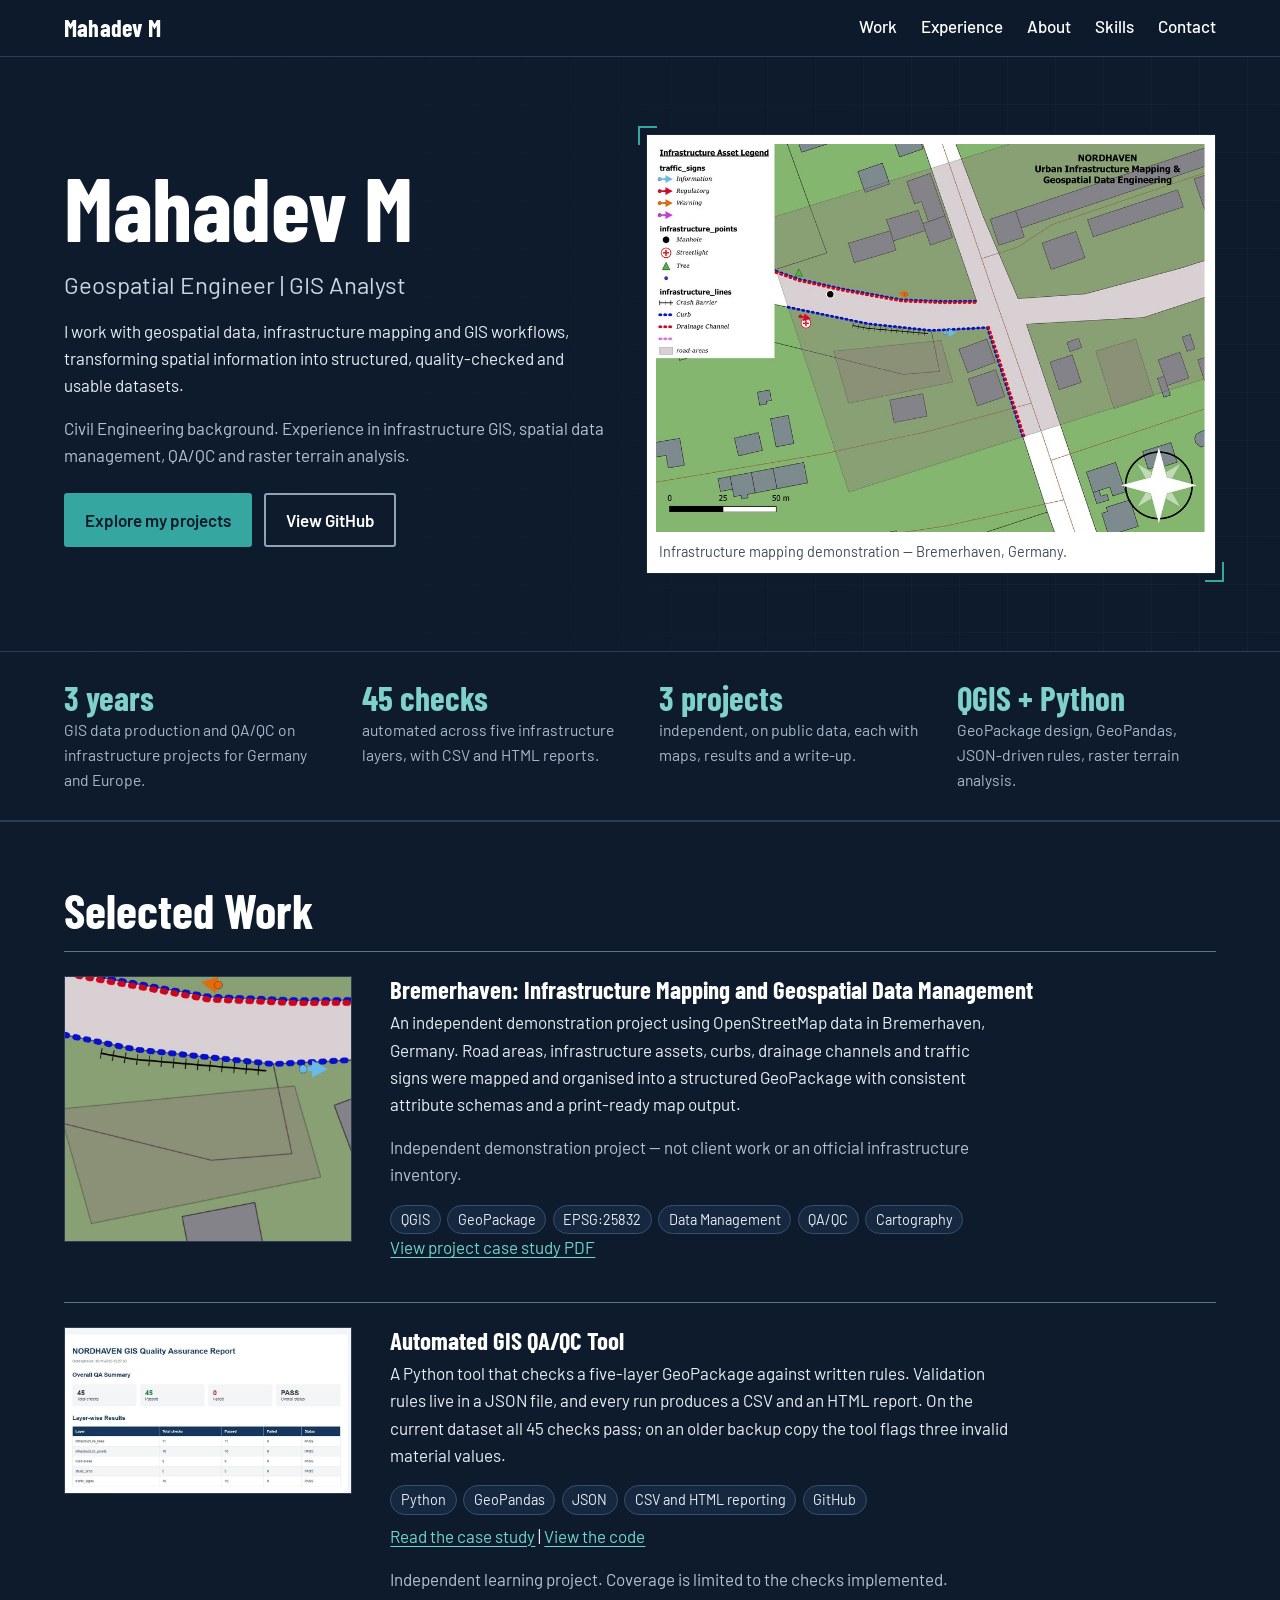
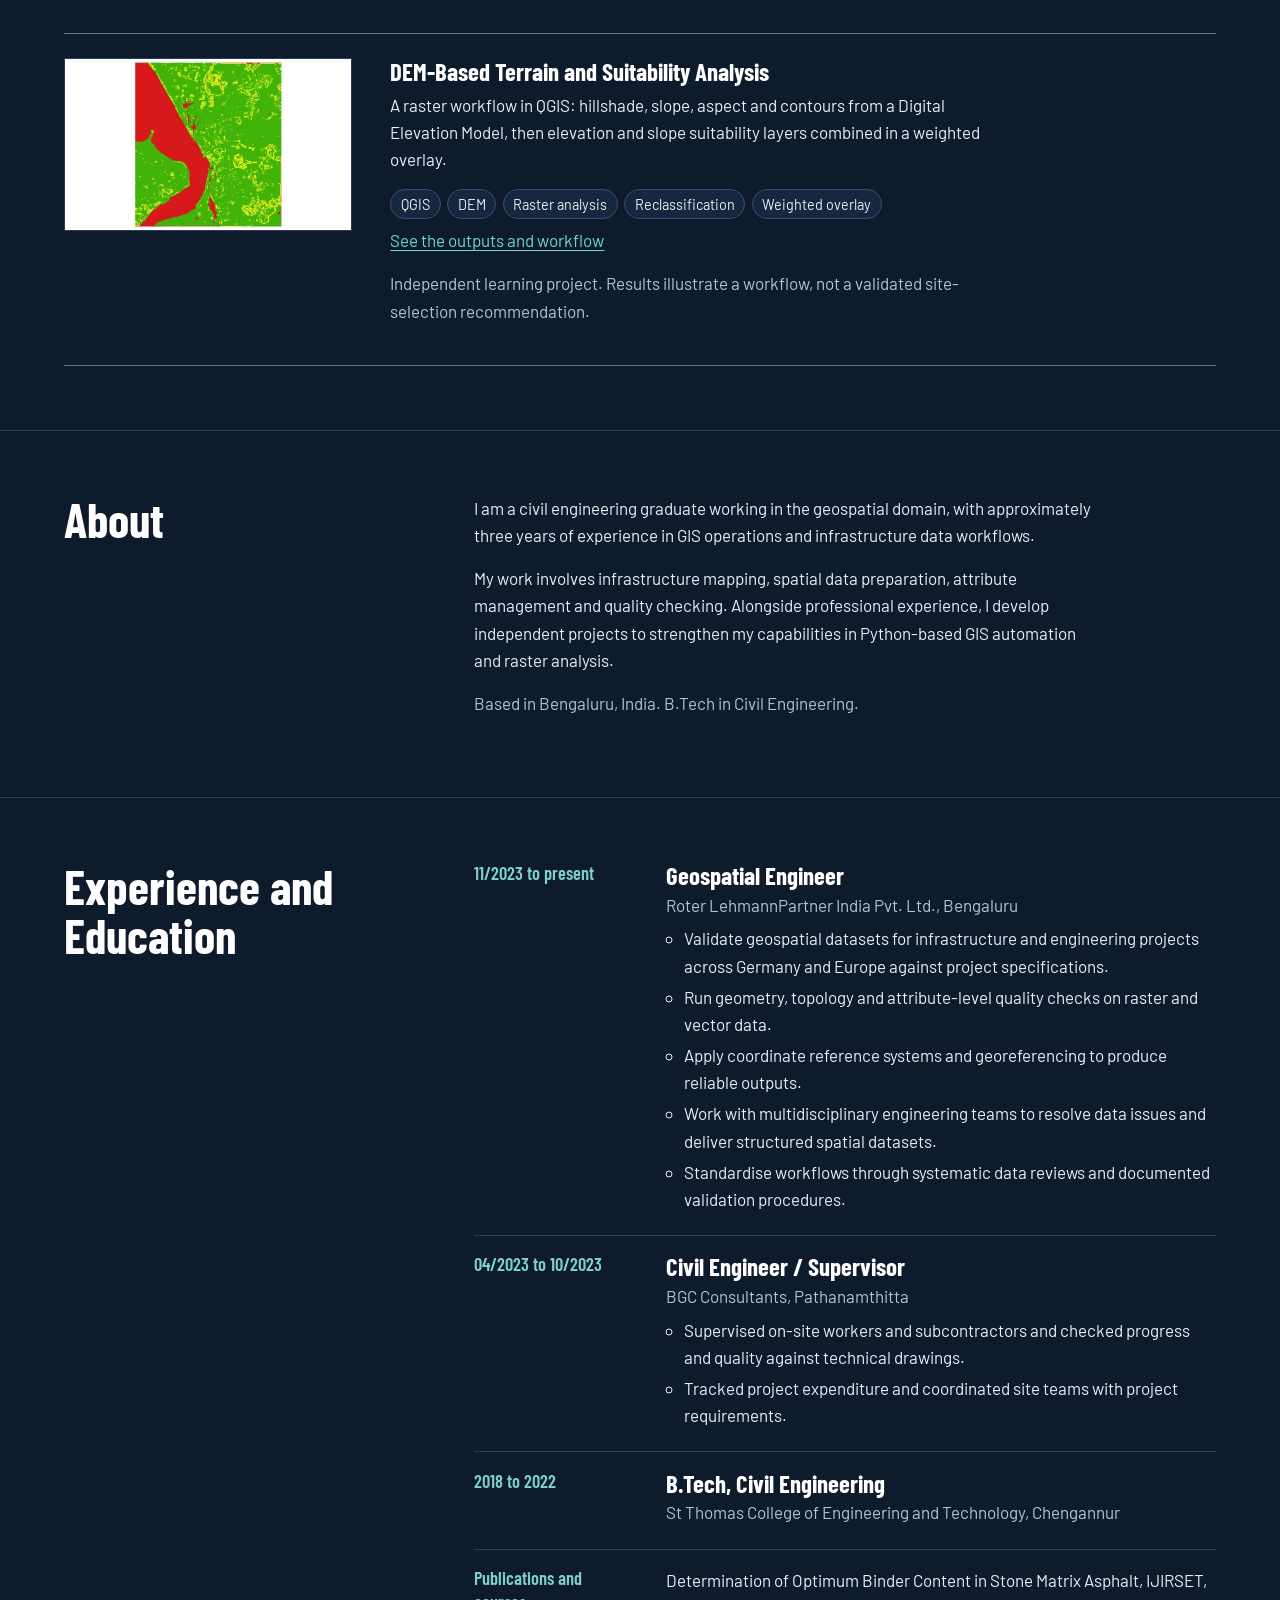
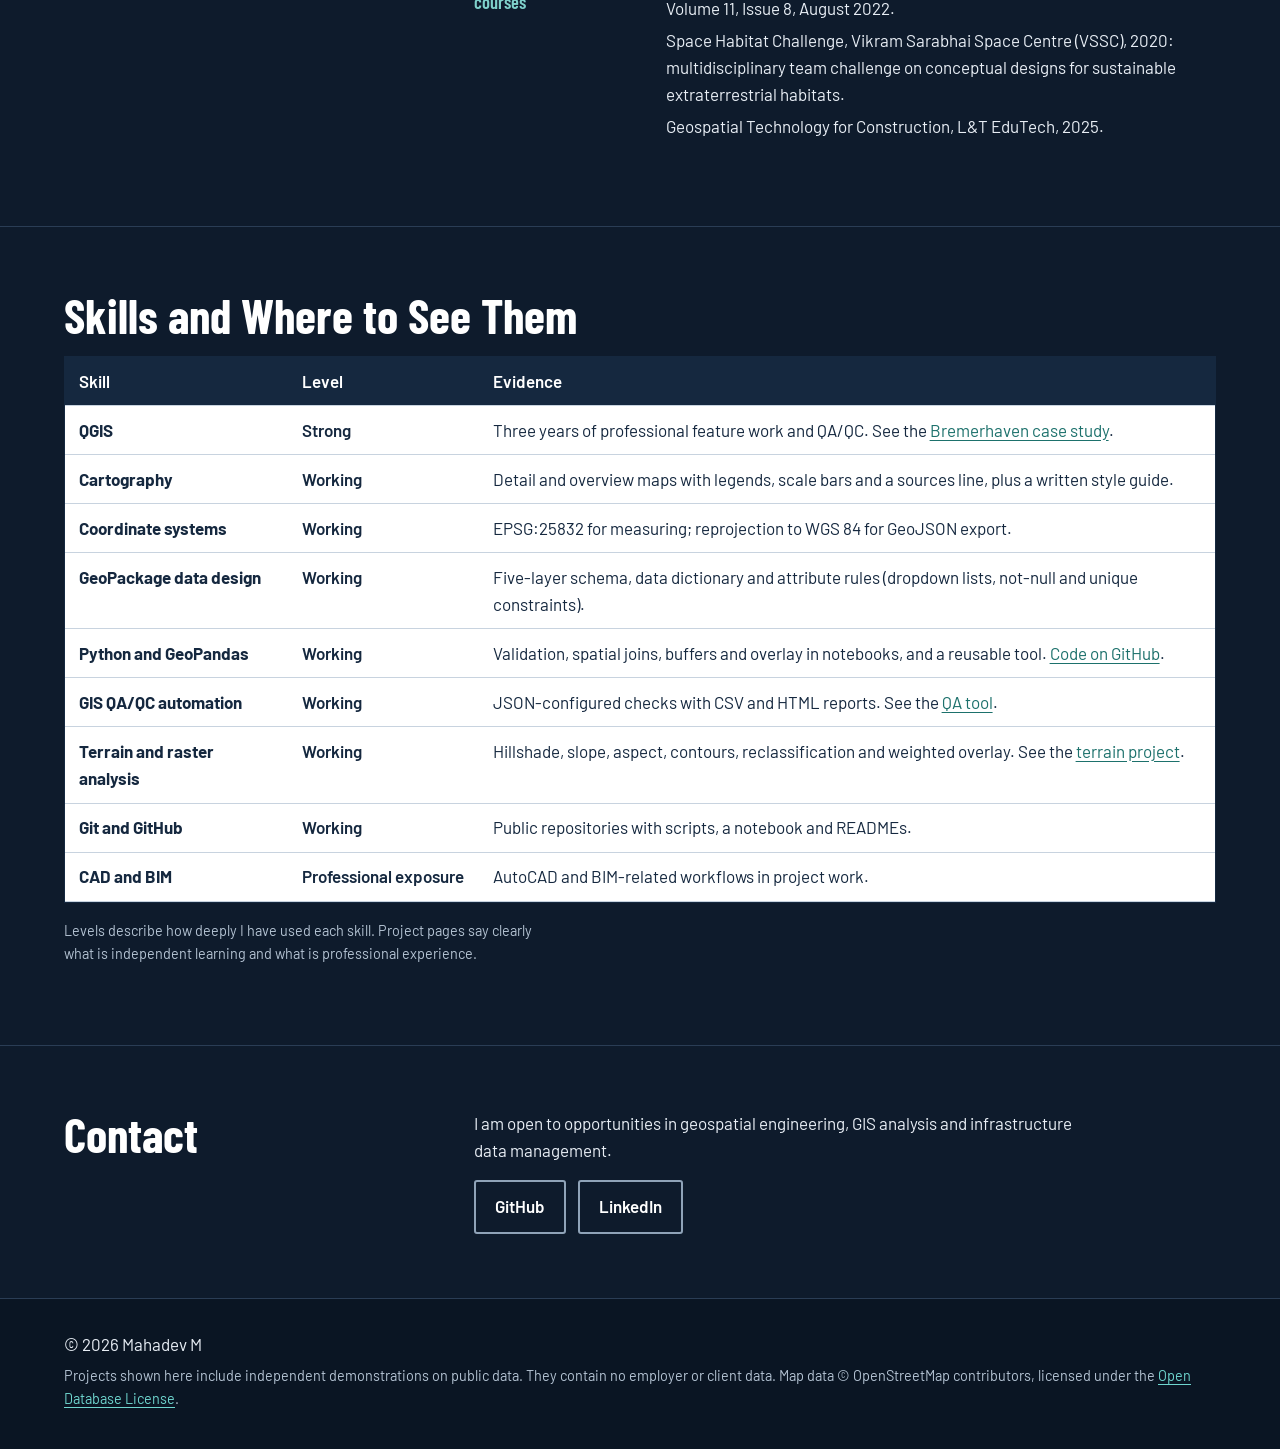
<file: index.html>
<!doctype html>
<html lang="en">
<head>
  <meta charset="utf-8">
  <meta name="viewport" content="width=device-width, initial-scale=1">
  <title>Mahadev M | Geospatial Engineer & GIS Analyst</title>
  <meta name="description" content="Portfolio of Mahadev M, Geospatial Engineer with experience in infrastructure mapping, spatial data management, GIS automation, QA/QC and terrain analysis.">
  <meta property="og:type" content="website">
  <meta property="og:title" content="Mahadev M | Geospatial Portfolio">
  <meta property="og:description" content="Infrastructure mapping, spatial data engineering, GIS automation and terrain analysis.">
  <meta property="og:image" content="https://mahadevmpro-netizen.github.io/assets/img/og-nordhaven.png">
  <meta property="og:url" content="https://mahadevmpro-netizen.github.io/">
  <meta name="twitter:card" content="summary_large_image">
  <meta name="theme-color" content="#15283f">
  <link rel="icon" href="assets/img/favicon.svg" type="image/svg+xml">
  <link rel="preconnect" href="https://fonts.googleapis.com">
  <link rel="preconnect" href="https://fonts.gstatic.com" crossorigin>
  <link rel="stylesheet" href="https://fonts.googleapis.com/css2?family=Barlow:wght@400;500;600&family=Barlow+Condensed:wght@600;700&display=swap">
  <link rel="stylesheet" href="assets/css/style.css">
  <link rel="stylesheet" href="assets/css/extra.css">
</head>

<body>
  <a class="skip" href="#main">Skip to content</a>

  <header class="site-head">
    <div class="wrap">
      <a class="brand" href="index.html">Mahadev M</a>
      <nav class="nav" aria-label="Main">
        <a href="#work">Work</a>
        <a href="#experience">Experience</a>
        <a href="#about">About</a>
        <a href="#skills">Skills</a>
        <a href="#contact">Contact</a>
      </nav>
    </div>
  </header>

  <main id="main">

    <!-- HERO -->
    <div class="hero">
      <div class="wrap">
        <div>
          <h1>Mahadev M</h1>
          <p class="lede">Geospatial Engineer | GIS Analyst</p>
          <p>
            I work with geospatial data, infrastructure mapping and GIS
            workflows, transforming spatial information into structured,
            quality-checked and usable datasets.
          </p>
          <p class="muted">
            Civil Engineering background. Experience in infrastructure GIS,
            spatial data management, QA/QC and raster terrain analysis.
          </p>
          <div class="btn-row">
            <a class="btn" href="#work">Explore my projects</a>
            <a class="btn alt" href="https://github.com/mahadevmpro-netizen">View GitHub</a>
          </div>
        </div>

        <figure class="sheet">
          <img src="assets/img/map-final-1000.jpg"
               width="1000"
               height="706"
               alt="Infrastructure overview map from the Bremerhaven demonstration project.">
          <figcaption class="caption">
            Infrastructure mapping demonstration — Bremerhaven, Germany.
          </figcaption>
        </figure>
      </div>
    </div>

    <!-- AT A GLANCE -->
    <section class="facts-band" aria-label="At a glance">
      <div class="wrap">
        <ul class="facts">
          <li><b>3 years</b><span>GIS data production and QA/QC on infrastructure projects for Germany and Europe.</span></li>
          <li><b>45 checks</b><span>automated across five infrastructure layers, with CSV and HTML reports.</span></li>
          <li><b>3 projects</b><span>independent, on public data, each with maps, results and a write-up.</span></li>
          <li><b>QGIS + Python</b><span>GeoPackage design, GeoPandas, JSON-driven rules, raster terrain analysis.</span></li>
        </ul>
      </div>
    </section>

    <!-- PROJECTS -->
    <section id="work" aria-labelledby="work-h">
      <div class="wrap">
        <h2 id="work-h">Selected Work</h2>

        <!-- PROJECT 1 -->
        <article class="proj">
          <a href="nordhaven.html" tabindex="-1" aria-hidden="true">
            <img src="assets/img/feat-lines.jpg"
                 width="900"
                 height="832"
                 alt="">
          </a>
          <div>
            <h3>
              <a href="nordhaven.html">
                Bremerhaven: Infrastructure Mapping and Geospatial Data Management
              </a>
            </h3>
            <p>
              An independent demonstration project using OpenStreetMap data
              in Bremerhaven, Germany. Road areas, infrastructure assets,
              curbs, drainage channels and traffic signs were mapped and
              organised into a structured GeoPackage with consistent
              attribute schemas and a print-ready map output.
            </p>
            <p class="muted">
              Independent demonstration project — not client work or an
              official infrastructure inventory.
            </p>
            <ul class="tags" aria-label="Tools and topics">
              <li>QGIS</li>
              <li>GeoPackage</li>
              <li>EPSG:25832</li>
              <li>Data Management</li>
              <li>QA/QC</li>
              <li>Cartography</li>
            </ul>
            <p><a href="NORDHAVEN_Portfolio_Case_Study.pdf">View project case study PDF</a></p>
          </div>
        </article>

        <!-- PROJECT 2 -->
        <article class="proj">
          <a href="qa-tool.html" tabindex="-1" aria-hidden="true">
            <img src="assets/img/qa-report-crop.jpg" width="940" height="545" alt="" loading="lazy">
          </a>
          <div>
            <h3><a href="qa-tool.html">Automated GIS QA/QC Tool</a></h3>
            <p>
              A Python tool that checks a five-layer GeoPackage against written rules.
              Validation rules live in a JSON file, and every run produces a CSV and an
              HTML report. On the current dataset all 45 checks pass; on an older backup
              copy the tool flags three invalid material values.
            </p>
            <ul class="tags" aria-label="Tools and topics">
              <li>Python</li><li>GeoPandas</li><li>JSON</li><li>CSV and HTML reporting</li><li>GitHub</li>
            </ul>
            <p class="proj-link"><a href="qa-tool.html">Read the case study</a> |
              <a href="https://github.com/mahadevmpro-netizen/gis-scripts/tree/main/qa_tool">View the code</a></p>
            <p class="muted">Independent learning project. Coverage is limited to the checks implemented.</p>
          </div>
        </article>

        <!-- PROJECT 3 -->
        <article class="proj">
          <a href="terrain.html" tabindex="-1" aria-hidden="true">
            <img src="assets/img/t-slope.jpg" width="814" height="485" alt="" loading="lazy">
          </a>
          <div>
            <h3><a href="terrain.html">DEM-Based Terrain and Suitability Analysis</a></h3>
            <p>
              A raster workflow in QGIS: hillshade, slope, aspect and contours from a
              Digital Elevation Model, then elevation and slope suitability layers combined
              in a weighted overlay.
            </p>
            <ul class="tags" aria-label="Tools and topics">
              <li>QGIS</li><li>DEM</li><li>Raster analysis</li><li>Reclassification</li><li>Weighted overlay</li>
            </ul>
            <p class="proj-link"><a href="terrain.html">See the outputs and workflow</a></p>
            <p class="muted">Independent learning project. Results illustrate a workflow, not a validated site-selection recommendation.</p>
          </div>
        </article>


      </div>
    </section>

    <!-- ABOUT -->
    <section id="about" aria-labelledby="about-h">
      <div class="wrap split">
        <h2 id="about-h">About</h2>
        <div>
          <p>
            I am a civil engineering graduate working in the geospatial
            domain, with approximately three years of experience in GIS
            operations and infrastructure data workflows.
          </p>
          <p>
            My work involves infrastructure mapping, spatial data
            preparation, attribute management and quality checking.
            Alongside professional experience, I develop independent
            projects to strengthen my capabilities in Python-based GIS
            automation and raster analysis.
          </p>
          <p class="muted">
            Based in Bengaluru, India. B.Tech in Civil Engineering.
          </p>
        </div>
      </div>
    </section>

    <!-- EXPERIENCE -->
    <section id="experience" aria-labelledby="exp-h">
      <div class="wrap split">
        <h2 id="exp-h">Experience and Education</h2>
        <ol class="xp">
          <li>
            <time>11/2023 to present</time>
            <div>
              <h3>Geospatial Engineer</h3>
              <p class="muted">Roter LehmannPartner India Pvt. Ltd., Bengaluru</p>
              <ul>
                <li>Validate geospatial datasets for infrastructure and engineering projects across Germany and Europe against project specifications.</li>
                <li>Run geometry, topology and attribute-level quality checks on raster and vector data.</li>
                <li>Apply coordinate reference systems and georeferencing to produce reliable outputs.</li>
                <li>Work with multidisciplinary engineering teams to resolve data issues and deliver structured spatial datasets.</li>
                <li>Standardise workflows through systematic data reviews and documented validation procedures.</li>
              </ul>
            </div>
          </li>
          <li>
            <time>04/2023 to 10/2023</time>
            <div>
              <h3>Civil Engineer / Supervisor</h3>
              <p class="muted">BGC Consultants, Pathanamthitta</p>
              <ul>
                <li>Supervised on-site workers and subcontractors and checked progress and quality against technical drawings.</li>
                <li>Tracked project expenditure and coordinated site teams with project requirements.</li>
              </ul>
            </div>
          </li>
          <li>
            <time>2018 to 2022</time>
            <div>
              <h3>B.Tech, Civil Engineering</h3>
              <p class="muted">St Thomas College of Engineering and Technology, Chengannur</p>
            </div>
          </li>
          <li>
            <time>Publications and courses</time>
            <div>
              <p>Determination of Optimum Binder Content in Stone Matrix Asphalt, IJIRSET, Volume 11, Issue 8, August 2022.</p>
              <p>Space Habitat Challenge, Vikram Sarabhai Space Centre (VSSC), 2020: multidisciplinary team challenge on conceptual designs for sustainable extraterrestrial habitats.</p>
              <p>Geospatial Technology for Construction, L&amp;T EduTech, 2025.</p>
            </div>
          </li>
        </ol>
      </div>
    </section>

    <!-- SKILLS -->
    <section id="skills" aria-labelledby="skills-h">
      <div class="wrap">
        <h2 id="skills-h">Skills and Where to See Them</h2>
        <div class="table-wrap">
          <table class="data">
            <thead><tr><th scope="col">Skill</th><th scope="col">Level</th><th scope="col">Evidence</th></tr></thead>
            <tbody>
              <tr><th scope="row">QGIS</th><td class="lvl">Strong</td><td>Three years of professional feature work and QA/QC. See the <a href="nordhaven.html">Bremerhaven case study</a>.</td></tr>
              <tr><th scope="row">Cartography</th><td class="lvl">Working</td><td>Detail and overview maps with legends, scale bars and a sources line, plus a written style guide.</td></tr>
              <tr><th scope="row">Coordinate systems</th><td class="lvl">Working</td><td>EPSG:25832 for measuring; reprojection to WGS 84 for GeoJSON export.</td></tr>
              <tr><th scope="row">GeoPackage data design</th><td class="lvl">Working</td><td>Five-layer schema, data dictionary and attribute rules (dropdown lists, not-null and unique constraints).</td></tr>
              <tr><th scope="row">Python and GeoPandas</th><td class="lvl">Working</td><td>Validation, spatial joins, buffers and overlay in notebooks, and a reusable tool. <a href="https://github.com/mahadevmpro-netizen/gis-scripts">Code on GitHub</a>.</td></tr>
              <tr><th scope="row">GIS QA/QC automation</th><td class="lvl">Working</td><td>JSON-configured checks with CSV and HTML reports. See the <a href="qa-tool.html">QA tool</a>.</td></tr>
              <tr><th scope="row">Terrain and raster analysis</th><td class="lvl">Working</td><td>Hillshade, slope, aspect, contours, reclassification and weighted overlay. See the <a href="terrain.html">terrain project</a>.</td></tr>
              <tr><th scope="row">Git and GitHub</th><td class="lvl">Working</td><td>Public repositories with scripts, a notebook and READMEs.</td></tr>
              <tr><th scope="row">CAD and BIM</th><td class="lvl">Professional exposure</td><td>AutoCAD and BIM-related workflows in project work.</td></tr>
            </tbody>
          </table>
        </div>
        <p class="caption" style="margin-top:1rem">Levels describe how deeply I have used each skill. Project pages say clearly what is independent learning and what is professional experience.</p>
      </div>
    </section>

    <!-- CONTACT -->
    <section id="contact" aria-labelledby="contact-h">
      <div class="wrap split">
        <h2 id="contact-h">Contact</h2>
        <div>
          <p>
            I am open to opportunities in geospatial engineering,
            GIS analysis and infrastructure data management.
          </p>
          <div class="btn-row" style="margin-top:0">
            <a class="btn alt"
               href="https://github.com/mahadevmpro-netizen">
              GitHub
            </a>
            <a class="btn alt"
               href="https://www.linkedin.com/in/mahadev-m04/">
              LinkedIn
            </a>
            <!-- Add your professional email address before publishing. -->
          </div>
        </div>
      </div>
    </section>

  </main>

  <footer class="site-foot">
    <div class="wrap">
      <p>&copy; 2026 Mahadev M</p>
      <p class="caption">
        Projects shown here include independent demonstrations on
        public data. They contain no employer or client data.
        Map data &copy; OpenStreetMap contributors, licensed under
        the <a href="https://www.openstreetmap.org/copyright">
        Open Database License</a>.
      </p>
    </div>
  </footer>

</body>
</html>
</file>
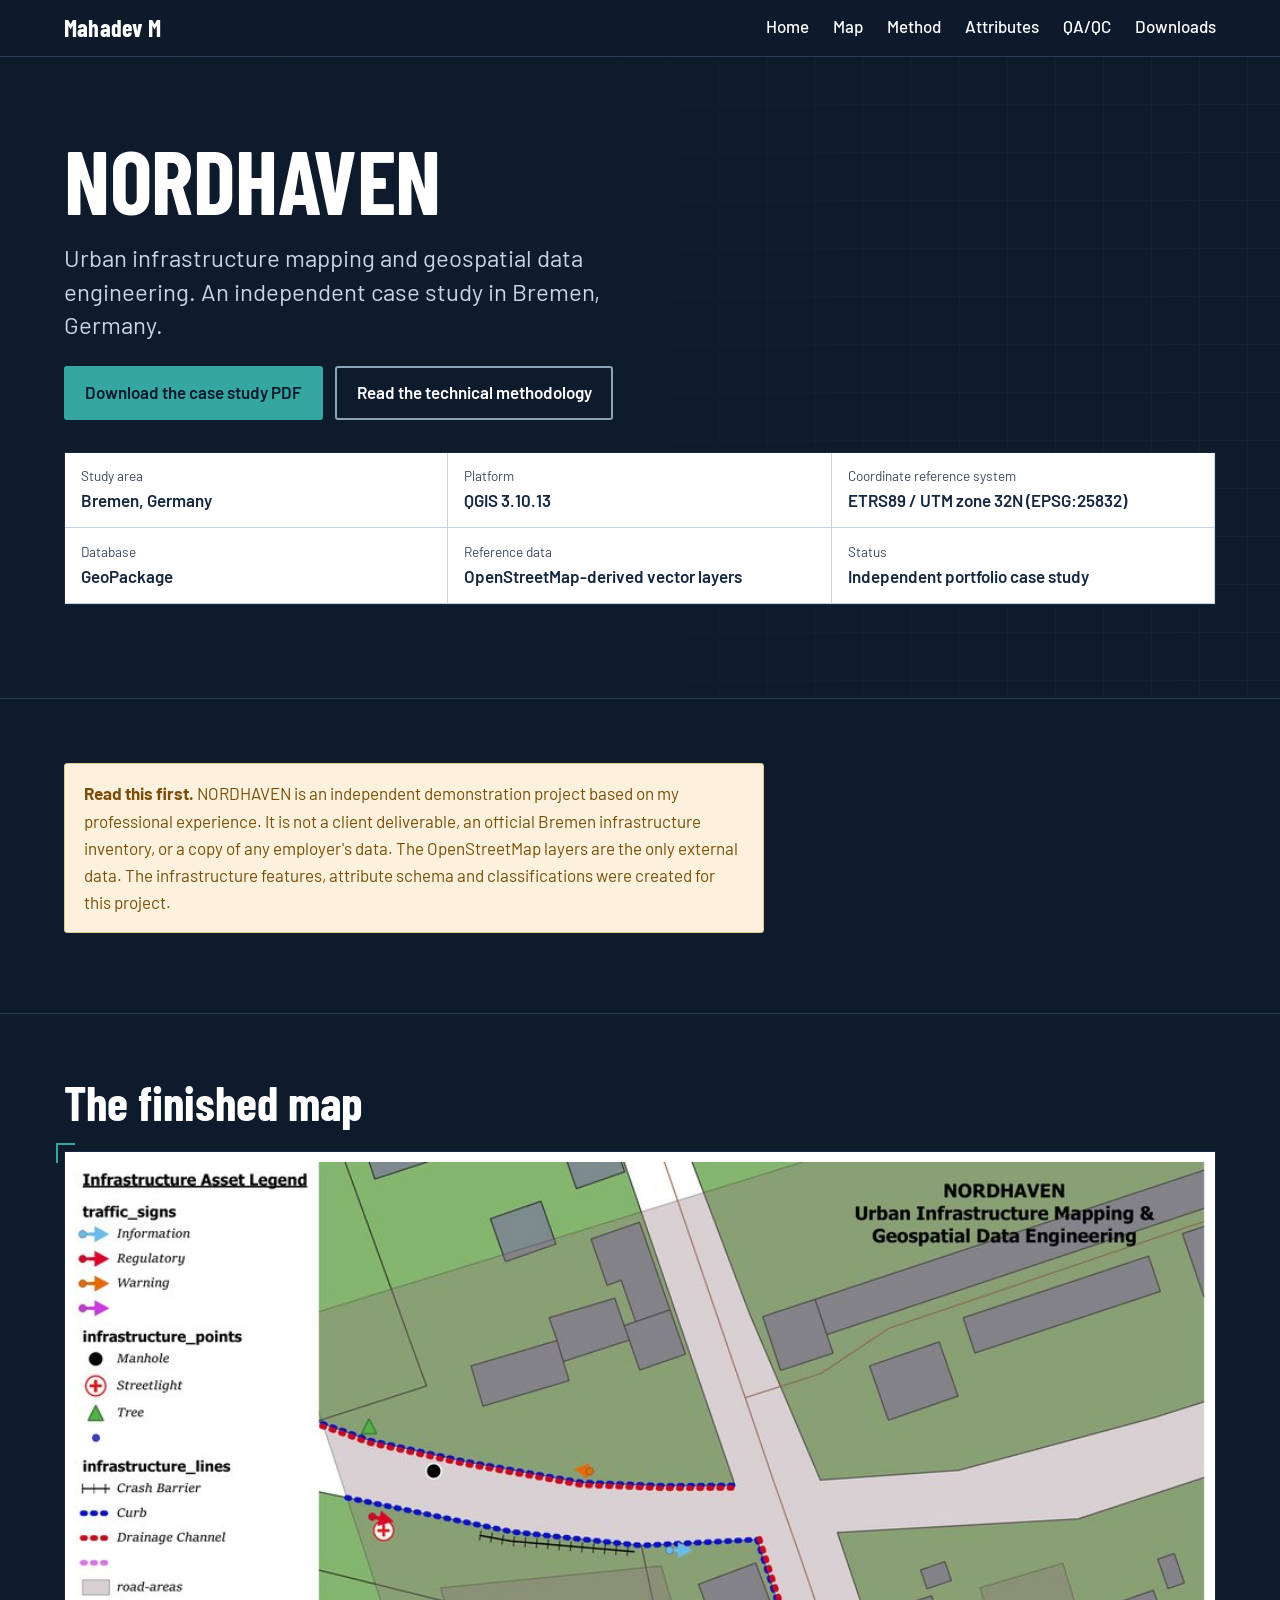
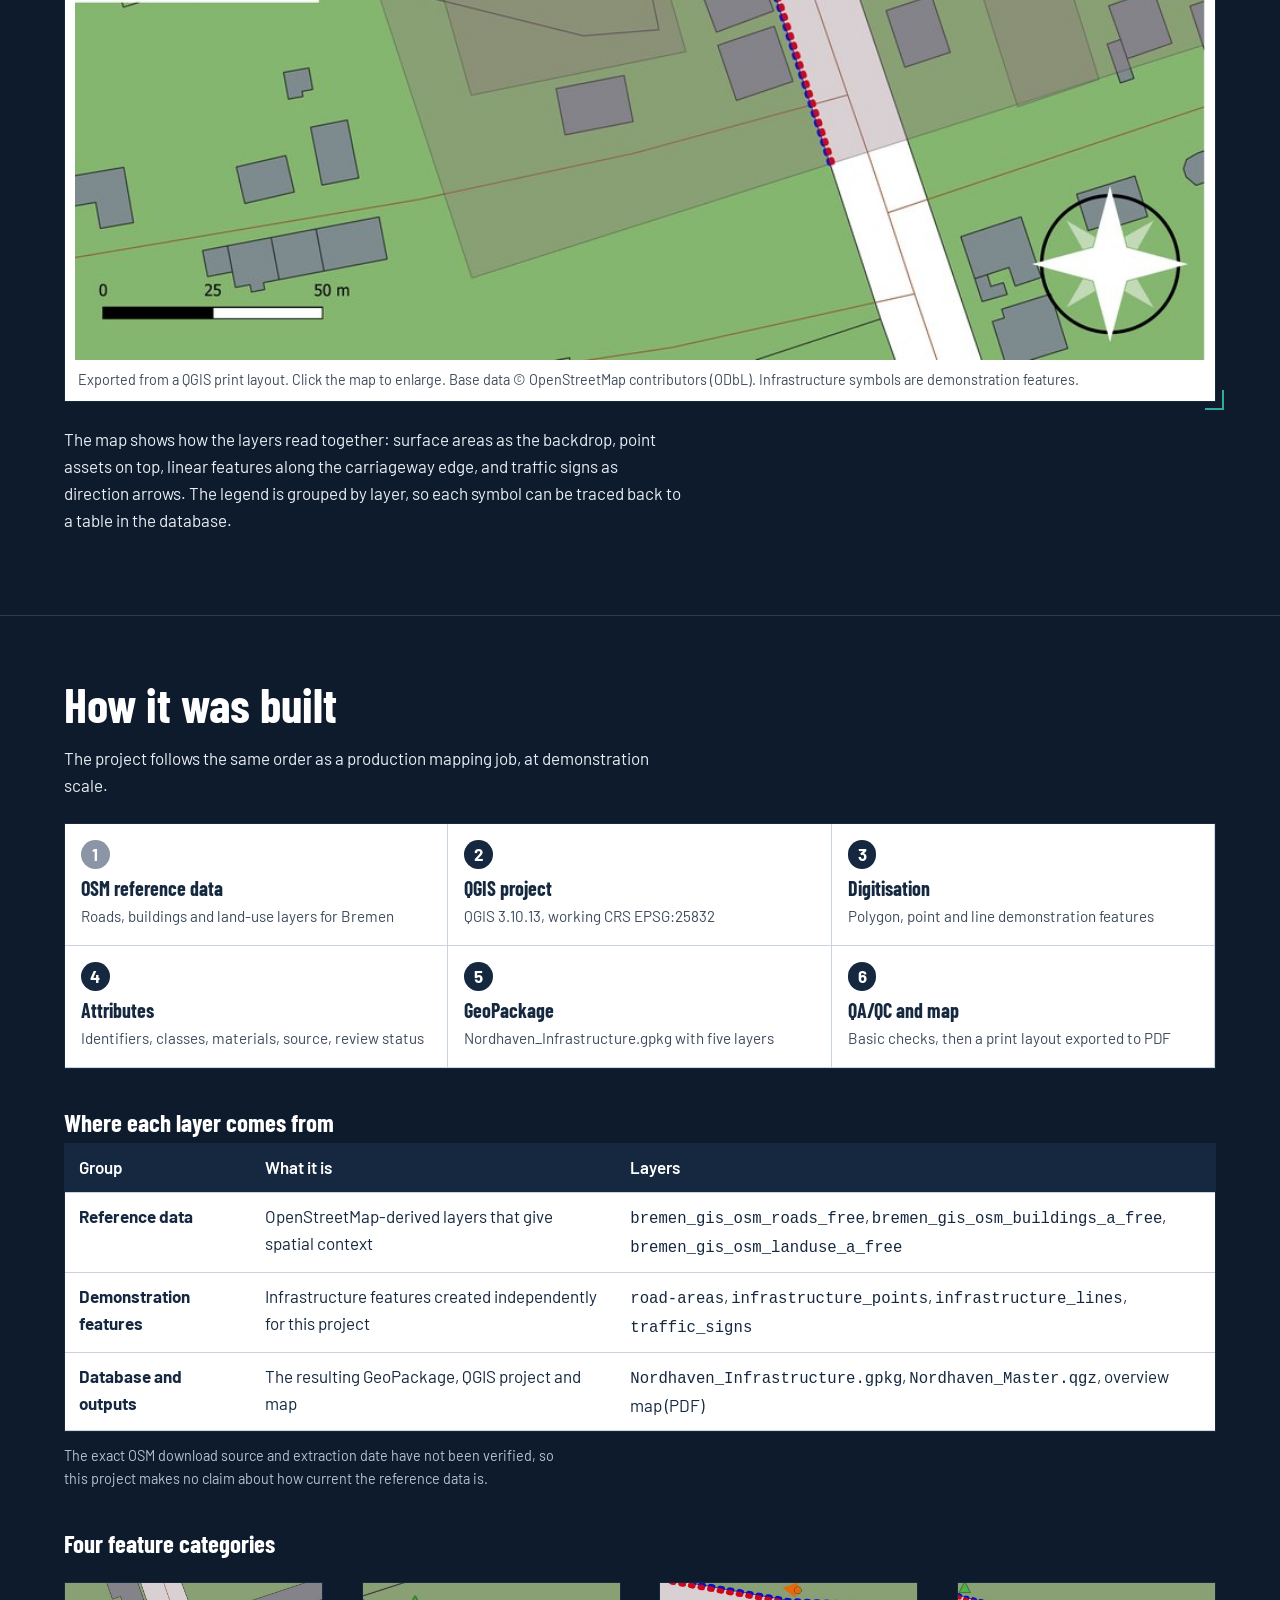
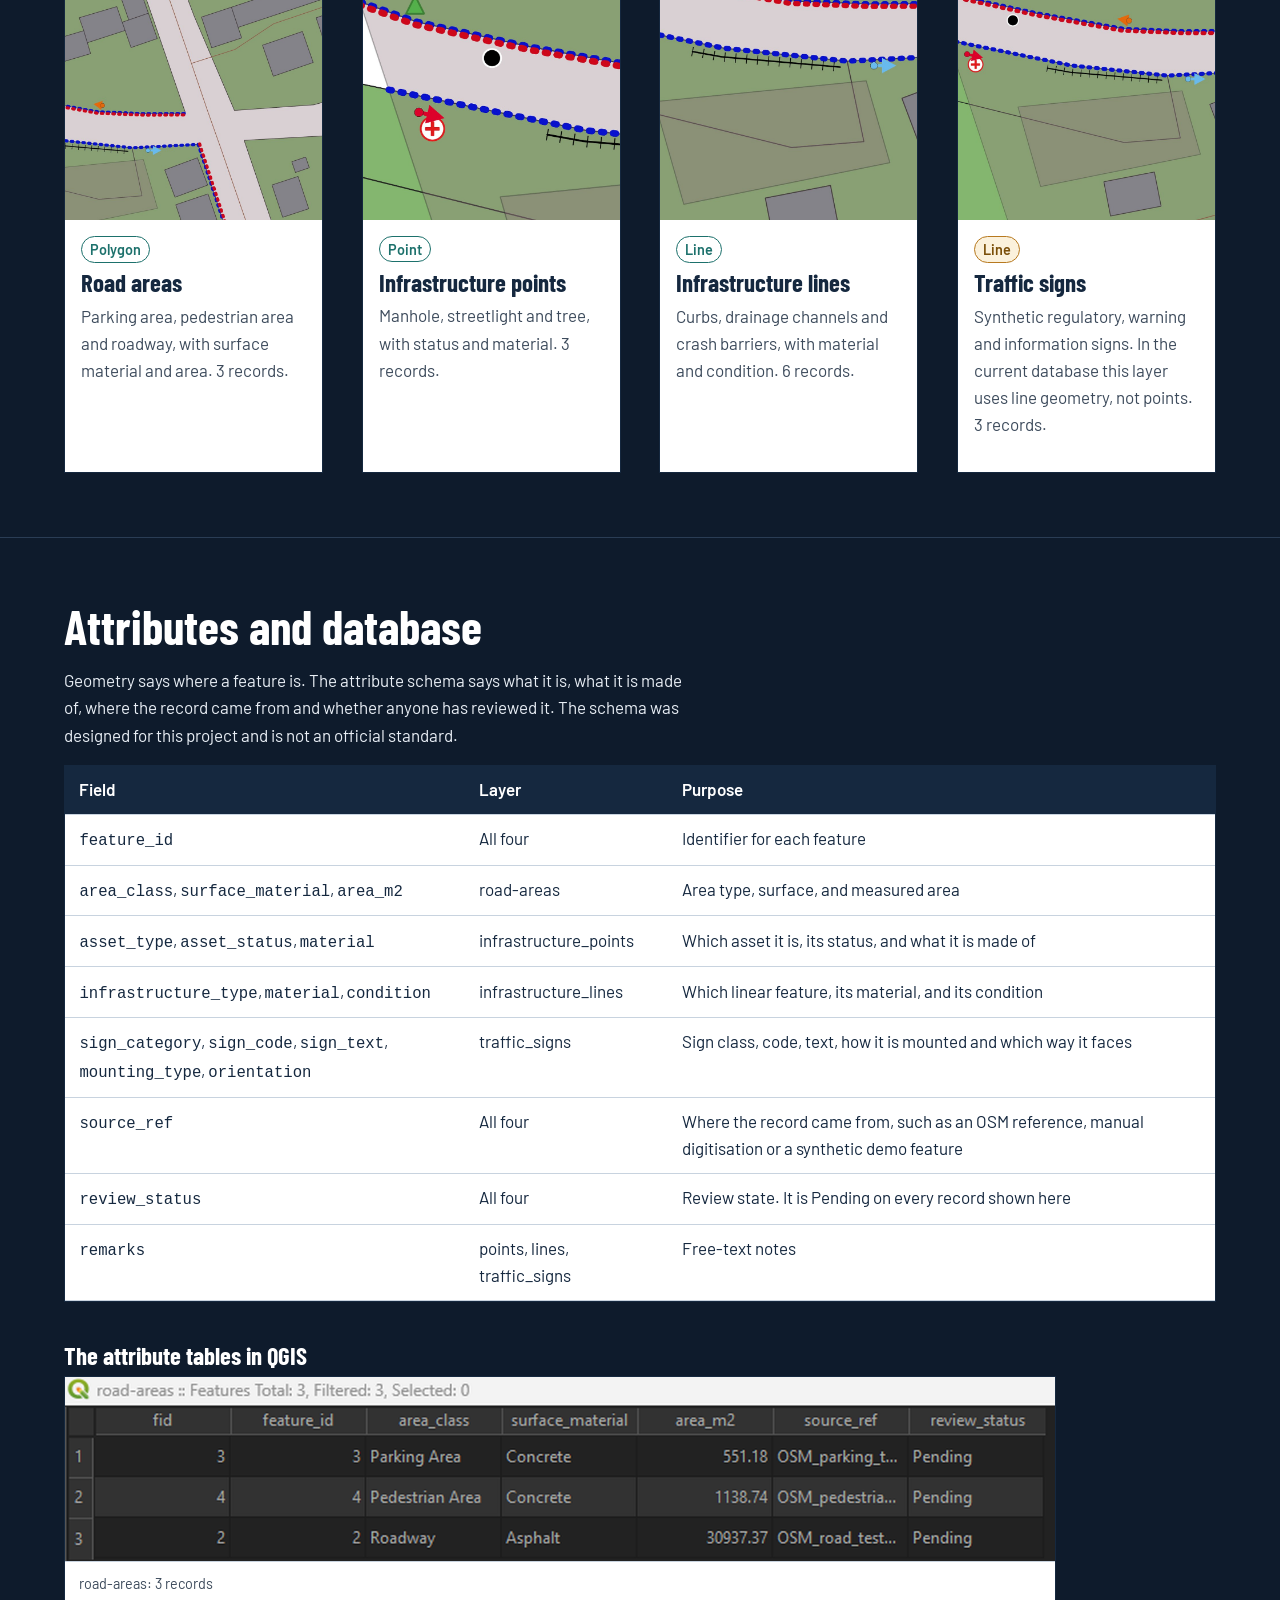
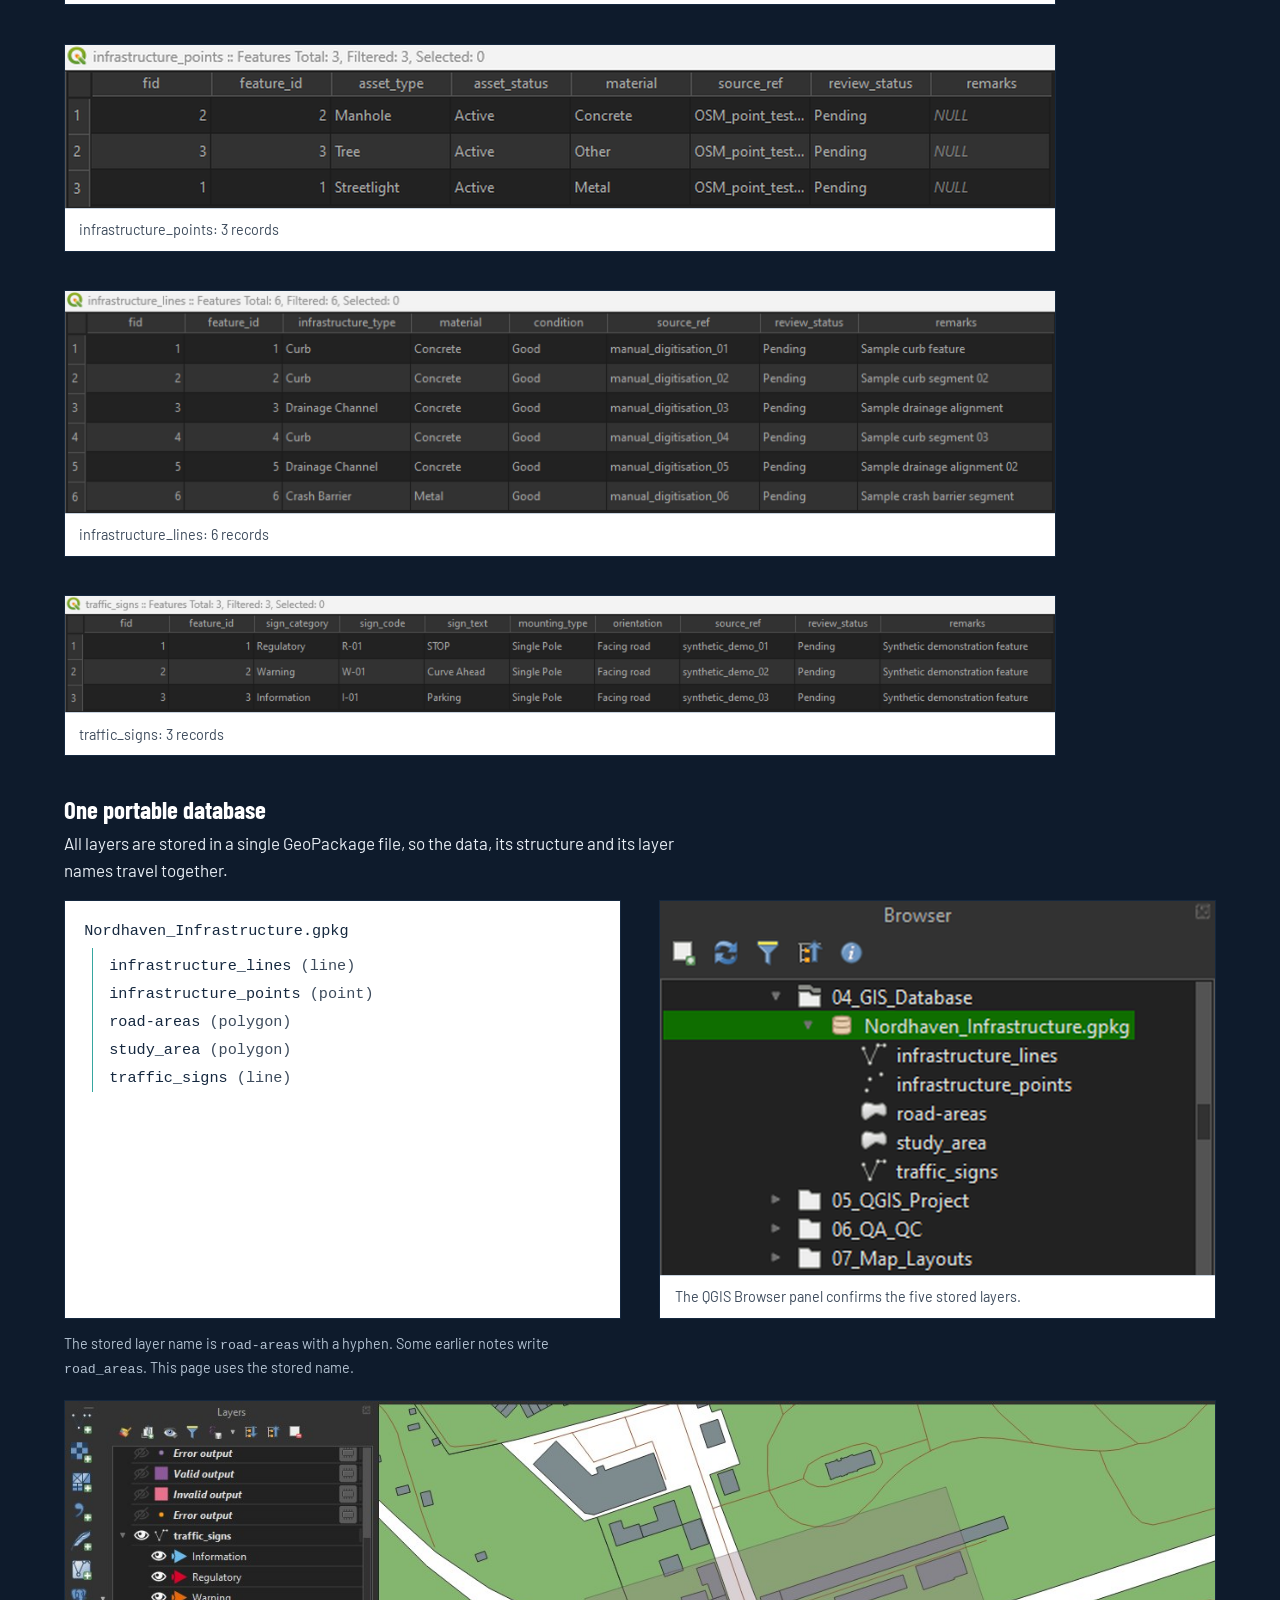
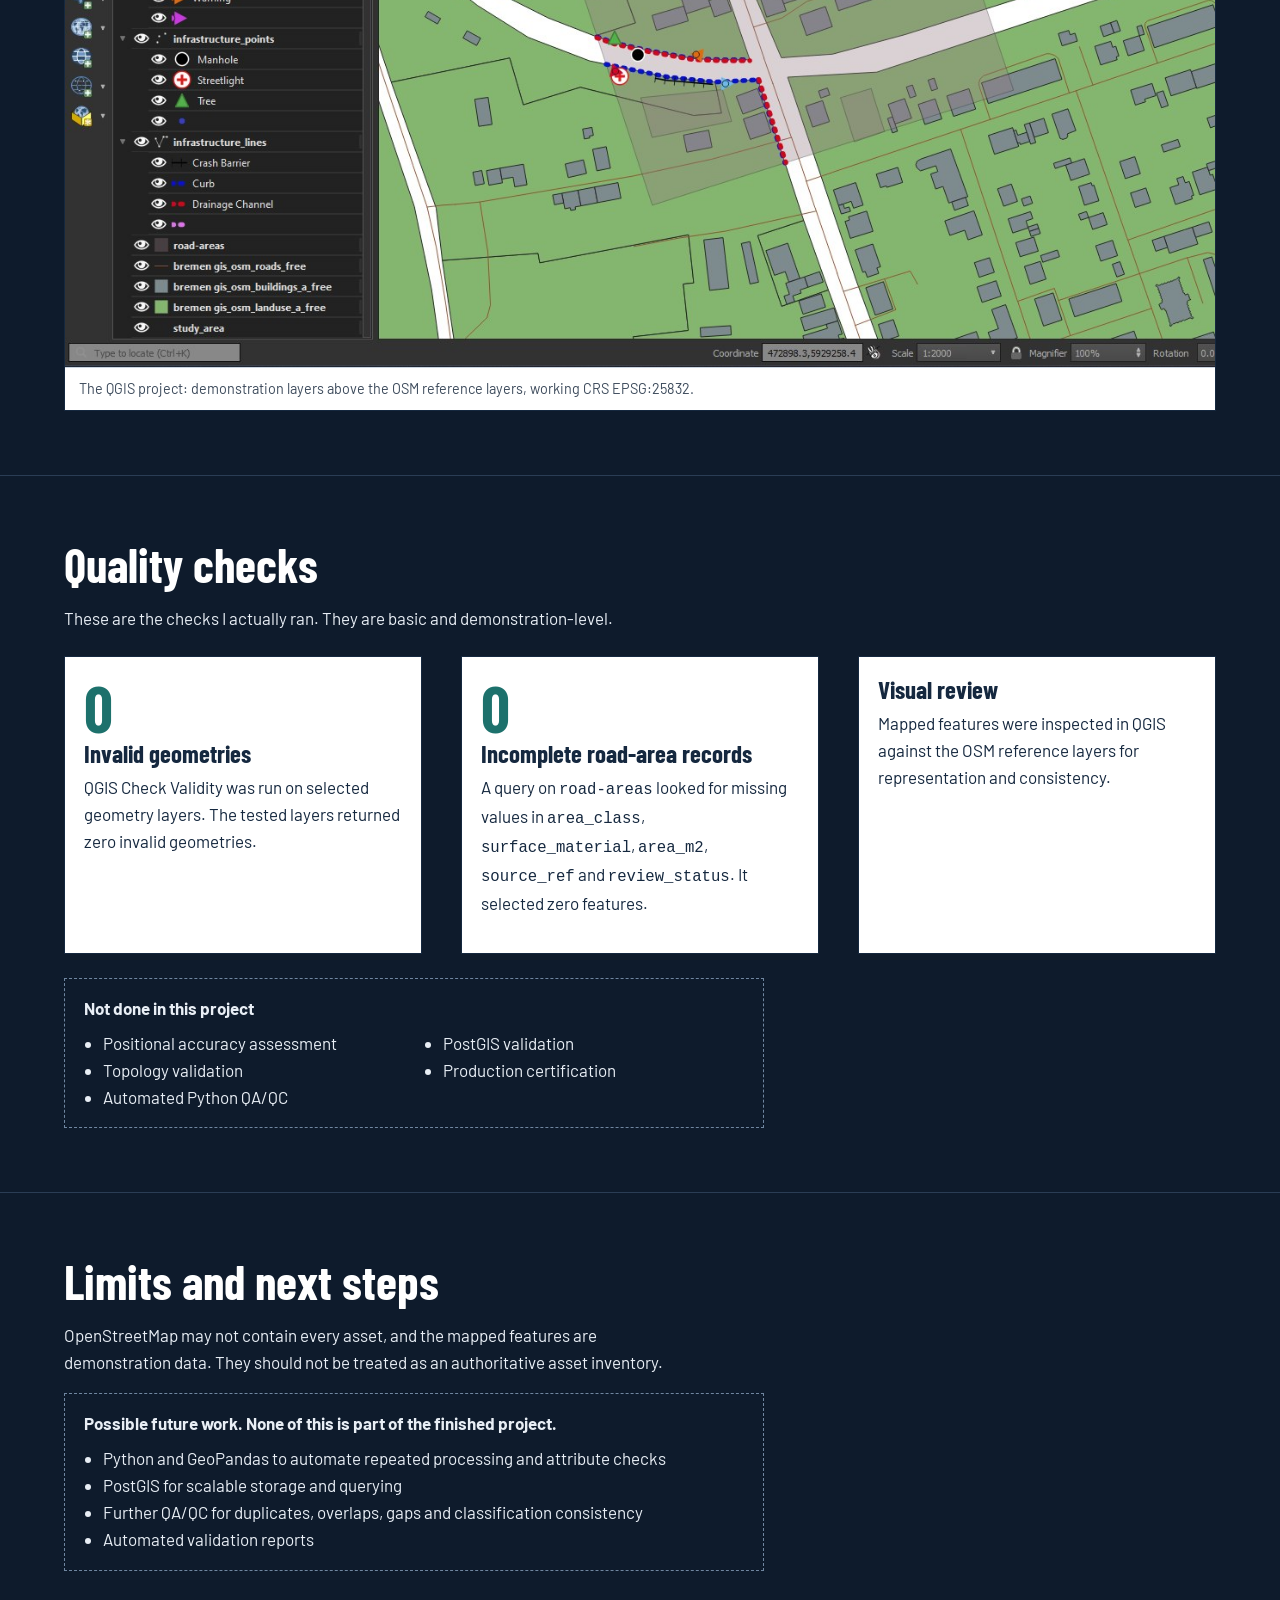
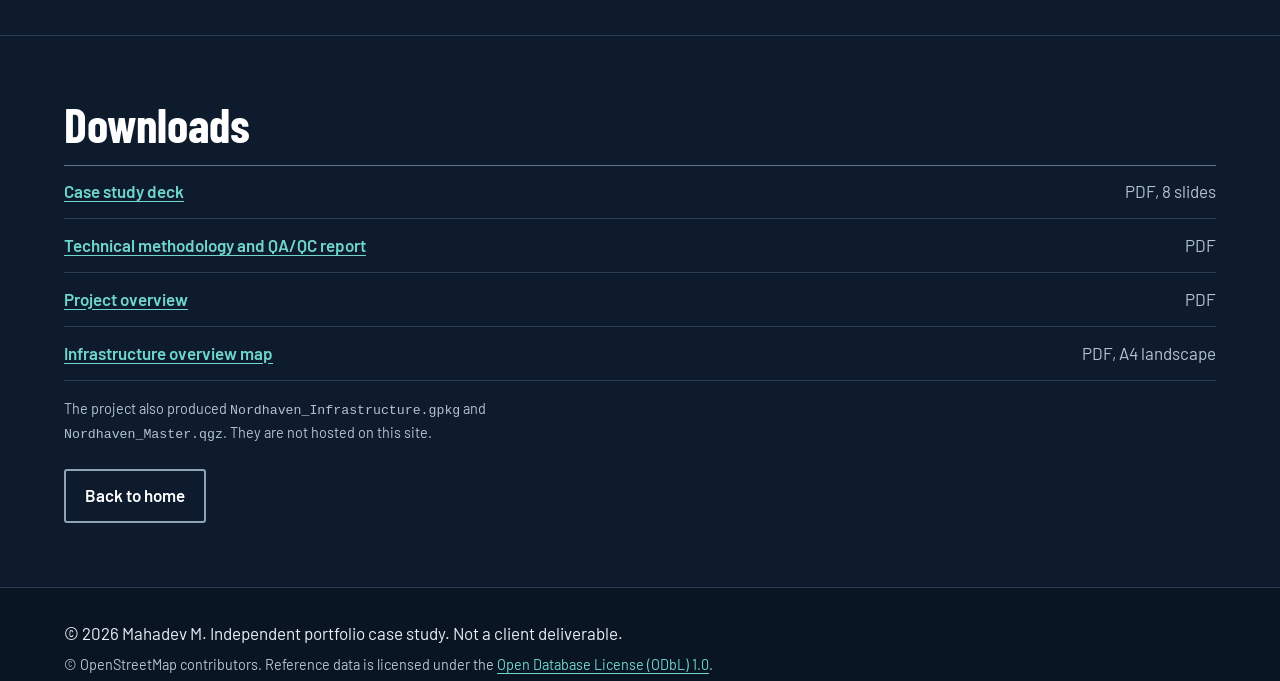
<file: nordhaven.html>
<!doctype html>
<html lang="en">
<head>
  <meta charset="utf-8">
  <meta name="viewport" content="width=device-width, initial-scale=1">
  <title>NORDHAVEN case study | Mahadev M</title>
  <meta name="description" content="NORDHAVEN: an independent case study in urban infrastructure mapping and geospatial data engineering. QGIS, GeoPackage, attribute schema design, basic QA/QC and a finished map, built on OpenStreetMap data for Bremen, Germany.">
  <meta property="og:type" content="article">
  <meta property="og:title" content="NORDHAVEN: urban infrastructure mapping and geospatial data engineering">
  <meta property="og:description" content="An independent QGIS and GeoPackage case study in Bremen, Germany, by Mahadev M.">
  <meta property="og:image" content="https://mahadevmpro-netizen.github.io/assets/img/og-nordhaven.png">
  <meta property="og:url" content="https://mahadevmpro-netizen.github.io/nordhaven.html">
  <meta name="twitter:card" content="summary_large_image">
  <meta name="theme-color" content="#15283f">
  <link rel="icon" href="assets/img/favicon.svg" type="image/svg+xml">
  <link rel="preconnect" href="https://fonts.googleapis.com">
  <link rel="preconnect" href="https://fonts.gstatic.com" crossorigin>
  <link rel="stylesheet" href="https://fonts.googleapis.com/css2?family=Barlow:wght@400;500;600&family=Barlow+Condensed:wght@600;700&display=swap">
  <link rel="stylesheet" href="assets/css/style.css">
</head>
<body>
  <a class="skip" href="#main">Skip to content</a>
  <header class="site-head">
    <div class="wrap">
      <a class="brand" href="index.html">Mahadev M</a>
      <nav class="nav" aria-label="Main">
        <a href="index.html">Home</a>
        <a href="#map">Map</a>
        <a href="#method">Method</a>
        <a href="#attributes">Attributes</a>
        <a href="#quality">QA/QC</a>
        <a href="#downloads">Downloads</a>
      </nav>
    </div>
  </header>

  <main id="main">
    <div class="hero">
      <div class="wrap" style="grid-template-columns: minmax(0,1fr)">
        <div>
          <h1>NORDHAVEN</h1>
          <p class="lede">Urban infrastructure mapping and geospatial data engineering. An independent case study in Bremen, Germany.</p>
          <div class="btn-row">
            <a class="btn" href="assets/docs/NORDHAVEN_Case_Study_Deck.pdf">Download the case study PDF</a>
            <a class="btn alt" href="assets/docs/NORDHAVEN_Technical_Methodology.pdf">Read the technical methodology</a>
          </div>
          <dl class="meta">
            <div><dt>Study area</dt><dd>Bremen, Germany</dd></div>
            <div><dt>Platform</dt><dd>QGIS 3.10.13</dd></div>
            <div><dt>Coordinate reference system</dt><dd>ETRS89 / UTM zone 32N (EPSG:25832)</dd></div>
            <div><dt>Database</dt><dd>GeoPackage</dd></div>
            <div><dt>Reference data</dt><dd>OpenStreetMap-derived vector layers</dd></div>
            <div><dt>Status</dt><dd>Independent portfolio case study</dd></div>
          </dl>
        </div>
      </div>
    </div>

    <section aria-label="Project status">
      <div class="wrap">
        <p class="note"><strong>Read this first.</strong> NORDHAVEN is an independent demonstration project based on my professional experience. It is not a client deliverable, an official Bremen infrastructure inventory, or a copy of any employer's data. The OpenStreetMap layers are the only external data. The infrastructure features, attribute schema and classifications were created for this project.</p>
      </div>
    </section>

    <section id="map" aria-labelledby="map-h">
      <div class="wrap">
        <h2 id="map-h">The finished map</h2>
        <figure class="sheet" style="margin:1.5rem 0 0">
          <button class="zoom" type="button" data-large="assets/img/map-final.jpg">
            <img src="assets/img/map-final-1000.jpg" width="1000" height="706" alt="Infrastructure overview map. Legend lists traffic signs (information, regulatory, warning), infrastructure points (manhole, streetlight, tree), infrastructure lines (crash barrier, curb, drainage channel) and road areas. Features sit on OpenStreetMap roads, buildings and land use. A scale bar and compass are included.">
          </button>
          <figcaption class="caption">Exported from a QGIS print layout. Click the map to enlarge. Base data &copy; OpenStreetMap contributors (ODbL). Infrastructure symbols are demonstration features.</figcaption>
        </figure>
        <p style="margin-top:1.5rem">The map shows how the layers read together: surface areas as the backdrop, point assets on top, linear features along the carriageway edge, and traffic signs as direction arrows. The legend is grouped by layer, so each symbol can be traced back to a table in the database.</p>
      </div>
    </section>

    <section id="method" aria-labelledby="method-h">
      <div class="wrap">
        <h2 id="method-h">How it was built</h2>
        <p>The project follows the same order as a production mapping job, at demonstration scale.</p>
        <ol class="flow">
          <li class="ref"><b>OSM reference data</b><span>Roads, buildings and land-use layers for Bremen</span></li>
          <li><b>QGIS project</b><span>QGIS 3.10.13, working CRS EPSG:25832</span></li>
          <li><b>Digitisation</b><span>Polygon, point and line demonstration features</span></li>
          <li><b>Attributes</b><span>Identifiers, classes, materials, source, review status</span></li>
          <li><b>GeoPackage</b><span>Nordhaven_Infrastructure.gpkg with five layers</span></li>
          <li><b>QA/QC and map</b><span>Basic checks, then a print layout exported to PDF</span></li>
        </ol>

        <h3 style="margin-top:2.5rem">Where each layer comes from</h3>
        <div class="table-wrap">
          <table class="data">
            <thead><tr><th scope="col">Group</th><th scope="col">What it is</th><th scope="col">Layers</th></tr></thead>
            <tbody>
              <tr><th scope="row">Reference data</th><td>OpenStreetMap-derived layers that give spatial context</td><td><code>bremen_gis_osm_roads_free</code>, <code>bremen_gis_osm_buildings_a_free</code>, <code>bremen_gis_osm_landuse_a_free</code></td></tr>
              <tr><th scope="row">Demonstration features</th><td>Infrastructure features created independently for this project</td><td><code>road-areas</code>, <code>infrastructure_points</code>, <code>infrastructure_lines</code>, <code>traffic_signs</code></td></tr>
              <tr><th scope="row">Database and outputs</th><td>The resulting GeoPackage, QGIS project and map</td><td><code>Nordhaven_Infrastructure.gpkg</code>, <code>Nordhaven_Master.qgz</code>, overview map (PDF)</td></tr>
            </tbody>
          </table>
        </div>
        <p class="caption" style="margin-top:.8rem">The exact OSM download source and extraction date have not been verified, so this project makes no claim about how current the reference data is.</p>

        <h3 style="margin-top:2.5rem">Four feature categories</h3>
        <div class="feat">
          <figure>
            <img src="assets/img/feat-polygon.jpg" width="900" height="832" alt="Map detail of the road-area polygon, shown as a pale pink surface over green land use and grey buildings.">
            <figcaption><span class="geom">Polygon</span><h3>Road areas</h3><p>Parking area, pedestrian area and roadway, with surface material and area. 3 records.</p></figcaption>
          </figure>
          <figure>
            <img src="assets/img/feat-points.jpg" width="900" height="831" alt="Map detail showing a black manhole symbol, a red streetlight symbol and a green tree triangle.">
            <figcaption><span class="geom">Point</span><h3>Infrastructure points</h3><p>Manhole, streetlight and tree, with status and material. 3 records.</p></figcaption>
          </figure>
          <figure>
            <img src="assets/img/feat-lines.jpg" width="900" height="832" alt="Map detail showing blue dotted curb lines, red dotted drainage channels and a crash barrier line.">
            <figcaption><span class="geom">Line</span><h3>Infrastructure lines</h3><p>Curbs, drainage channels and crash barriers, with material and condition. 6 records.</p></figcaption>
          </figure>
          <figure>
            <img src="assets/img/feat-signs.jpg" width="900" height="832" alt="Map detail showing traffic-sign arrows in red, orange and light blue near the road edge.">
            <figcaption><span class="geom warn">Line</span><h3>Traffic signs</h3><p>Synthetic regulatory, warning and information signs. In the current database this layer uses line geometry, not points. 3 records.</p></figcaption>
          </figure>
        </div>
      </div>
    </section>

    <section id="attributes" aria-labelledby="attr-h">
      <div class="wrap">
        <h2 id="attr-h">Attributes and database</h2>
        <p>Geometry says where a feature is. The attribute schema says what it is, what it is made of, where the record came from and whether anyone has reviewed it. The schema was designed for this project and is not an official standard.</p>
        <div class="table-wrap">
          <table class="data">
            <thead><tr><th scope="col">Field</th><th scope="col">Layer</th><th scope="col">Purpose</th></tr></thead>
            <tbody>
              <tr><td><code>feature_id</code></td><td>All four</td><td>Identifier for each feature</td></tr>
              <tr><td><code>area_class</code>, <code>surface_material</code>, <code>area_m2</code></td><td>road-areas</td><td>Area type, surface, and measured area</td></tr>
              <tr><td><code>asset_type</code>, <code>asset_status</code>, <code>material</code></td><td>infrastructure_points</td><td>Which asset it is, its status, and what it is made of</td></tr>
              <tr><td><code>infrastructure_type</code>, <code>material</code>, <code>condition</code></td><td>infrastructure_lines</td><td>Which linear feature, its material, and its condition</td></tr>
              <tr><td><code>sign_category</code>, <code>sign_code</code>, <code>sign_text</code>, <code>mounting_type</code>, <code>orientation</code></td><td>traffic_signs</td><td>Sign class, code, text, how it is mounted and which way it faces</td></tr>
              <tr><td><code>source_ref</code></td><td>All four</td><td>Where the record came from, such as an OSM reference, manual digitisation or a synthetic demo feature</td></tr>
              <tr><td><code>review_status</code></td><td>All four</td><td>Review state. It is Pending on every record shown here</td></tr>
              <tr><td><code>remarks</code></td><td>points, lines, traffic_signs</td><td>Free-text notes</td></tr>
            </tbody>
          </table>
        </div>

        <h3 style="margin-top:2.5rem">The attribute tables in QGIS</h3>
        <div class="stack">
          <figure class="shot">
            <button class="zoom" type="button" data-large="assets/img/table-road-areas.png"><img src="assets/img/table-road-areas.png" width="1460" height="272" alt="QGIS attribute table for road-areas with 3 features: Parking Area, Pedestrian Area and Roadway."></button>
            <figcaption class="caption">road-areas: 3 records</figcaption>
          </figure>
          <figure class="shot">
            <button class="zoom" type="button" data-large="assets/img/table-points.png"><img src="assets/img/table-points.png" width="1652" height="272" alt="QGIS attribute table for infrastructure_points with 3 features: Manhole, Tree and Streetlight."></button>
            <figcaption class="caption">infrastructure_points: 3 records</figcaption>
          </figure>
          <figure class="shot">
            <button class="zoom" type="button" data-large="assets/img/table-lines.png"><img src="assets/img/table-lines.png" width="2020" height="452" alt="QGIS attribute table for infrastructure_lines with 6 features: three curbs, two drainage channels and one crash barrier."></button>
            <figcaption class="caption">infrastructure_lines: 6 records</figcaption>
          </figure>
          <figure class="shot">
            <button class="zoom" type="button" data-large="assets/img/table-signs.png"><img src="assets/img/table-signs.png" width="2324" height="272" alt="QGIS attribute table for traffic_signs with 3 features: Regulatory STOP, Warning Curve Ahead and Information Parking."></button>
            <figcaption class="caption">traffic_signs: 3 records</figcaption>
          </figure>
        </div>

        <h3 style="margin-top:2.5rem">One portable database</h3>
        <p>All layers are stored in a single GeoPackage file, so the data, its structure and its layer names travel together.</p>
        <div class="shots">
          <ul class="tree" aria-label="GeoPackage structure">
            <li>Nordhaven_Infrastructure.gpkg
              <ul>
                <li>infrastructure_lines <i>(line)</i></li>
                <li>infrastructure_points <i>(point)</i></li>
                <li>road-areas <i>(polygon)</i></li>
                <li>study_area <i>(polygon)</i></li>
                <li>traffic_signs <i>(line)</i></li>
              </ul>
            </li>
          </ul>
          <figure class="shot" style="margin:0">
            <img src="assets/img/gpkg-browser.png" width="690" height="464" alt="QGIS Browser panel with Nordhaven_Infrastructure.gpkg expanded, showing five layers: infrastructure_lines, infrastructure_points, road-areas, study_area and traffic_signs.">
            <figcaption class="caption">The QGIS Browser panel confirms the five stored layers.</figcaption>
          </figure>
        </div>
        <p class="caption" style="margin-top:.8rem">The stored layer name is <code>road-areas</code> with a hyphen. Some earlier notes write <code>road_areas</code>. This page uses the stored name.</p>

        <figure class="shot">
          <button class="zoom" type="button" data-large="assets/img/qgis-project.jpg"><img src="assets/img/qgis-project.jpg" width="1337" height="658" alt="The NORDHAVEN QGIS project showing the layer panel with traffic_signs, infrastructure_points, infrastructure_lines, road-areas and the OSM reference layers over the map canvas."></button>
          <figcaption class="caption">The QGIS project: demonstration layers above the OSM reference layers, working CRS EPSG:25832.</figcaption>
        </figure>
      </div>
    </section>

    <section id="quality" aria-labelledby="qa-h">
      <div class="wrap">
        <h2 id="qa-h">Quality checks</h2>
        <p>These are the checks I actually ran. They are basic and demonstration-level.</p>
        <div class="results">
          <div>
            <div class="big" aria-hidden="true">0</div>
            <h3>Invalid geometries</h3>
            <p>QGIS Check Validity was run on selected geometry layers. The tested layers returned zero invalid geometries.</p>
          </div>
          <div>
            <div class="big" aria-hidden="true">0</div>
            <h3>Incomplete road-area records</h3>
            <p>A query on <code>road-areas</code> looked for missing values in <code>area_class</code>, <code>surface_material</code>, <code>area_m2</code>, <code>source_ref</code> and <code>review_status</code>. It selected zero features.</p>
          </div>
          <div>
            <h3>Visual review</h3>
            <p>Mapped features were inspected in QGIS against the OSM reference layers for representation and consistency.</p>
          </div>
        </div>
        <div class="future" style="margin-top:1.5rem">
          <strong>Not done in this project</strong>
          <ul class="cols">
            <li>Positional accuracy assessment</li>
            <li>Topology validation</li>
            <li>Automated Python QA/QC</li>
            <li>PostGIS validation</li>
            <li>Production certification</li>
          </ul>
        </div>
      </div>
    </section>

    <section id="next" aria-labelledby="next-h">
      <div class="wrap">
        <h2 id="next-h">Limits and next steps</h2>
        <p>OpenStreetMap may not contain every asset, and the mapped features are demonstration data. They should not be treated as an authoritative asset inventory.</p>
        <div class="future">
          <strong>Possible future work. None of this is part of the finished project.</strong>
          <ul>
            <li>Python and GeoPandas to automate repeated processing and attribute checks</li>
            <li>PostGIS for scalable storage and querying</li>
            <li>Further QA/QC for duplicates, overlaps, gaps and classification consistency</li>
            <li>Automated validation reports</li>
          </ul>
        </div>
      </div>
    </section>

    <section id="downloads" aria-labelledby="dl-h">
      <div class="wrap">
        <h2 id="dl-h">Downloads</h2>
        <ul class="dl">
          <li><a href="assets/docs/NORDHAVEN_Case_Study_Deck.pdf">Case study deck</a><span class="muted">PDF, 8 slides</span></li>
          <li><a href="assets/docs/NORDHAVEN_Technical_Methodology.pdf">Technical methodology and QA/QC report</a><span class="muted">PDF</span></li>
          <li><a href="assets/docs/NORDHAVEN_Project_Overview.pdf">Project overview</a><span class="muted">PDF</span></li>
          <li><a href="assets/docs/NORDHAVEN_Infrastructure_Overview_Map.pdf">Infrastructure overview map</a><span class="muted">PDF, A4 landscape</span></li>
        </ul>
        <p class="caption" style="margin-top:1rem">The project also produced <code>Nordhaven_Infrastructure.gpkg</code> and <code>Nordhaven_Master.qgz</code>. They are not hosted on this site.</p>
        <div class="btn-row"><a class="btn alt" href="index.html">Back to home</a></div>
      </div>
    </section>
  </main>

  <footer class="site-foot">
    <div class="wrap">
      <p>&copy; 2026 Mahadev M. Independent portfolio case study. Not a client deliverable.</p>
      <p class="caption">&copy; OpenStreetMap contributors. Reference data is licensed under the <a href="https://www.openstreetmap.org/copyright">Open Database License (ODbL) 1.0</a>.</p>
    </div>
  </footer>
  <script src="assets/js/main.js" defer></script>
</body>
</html>
</file>
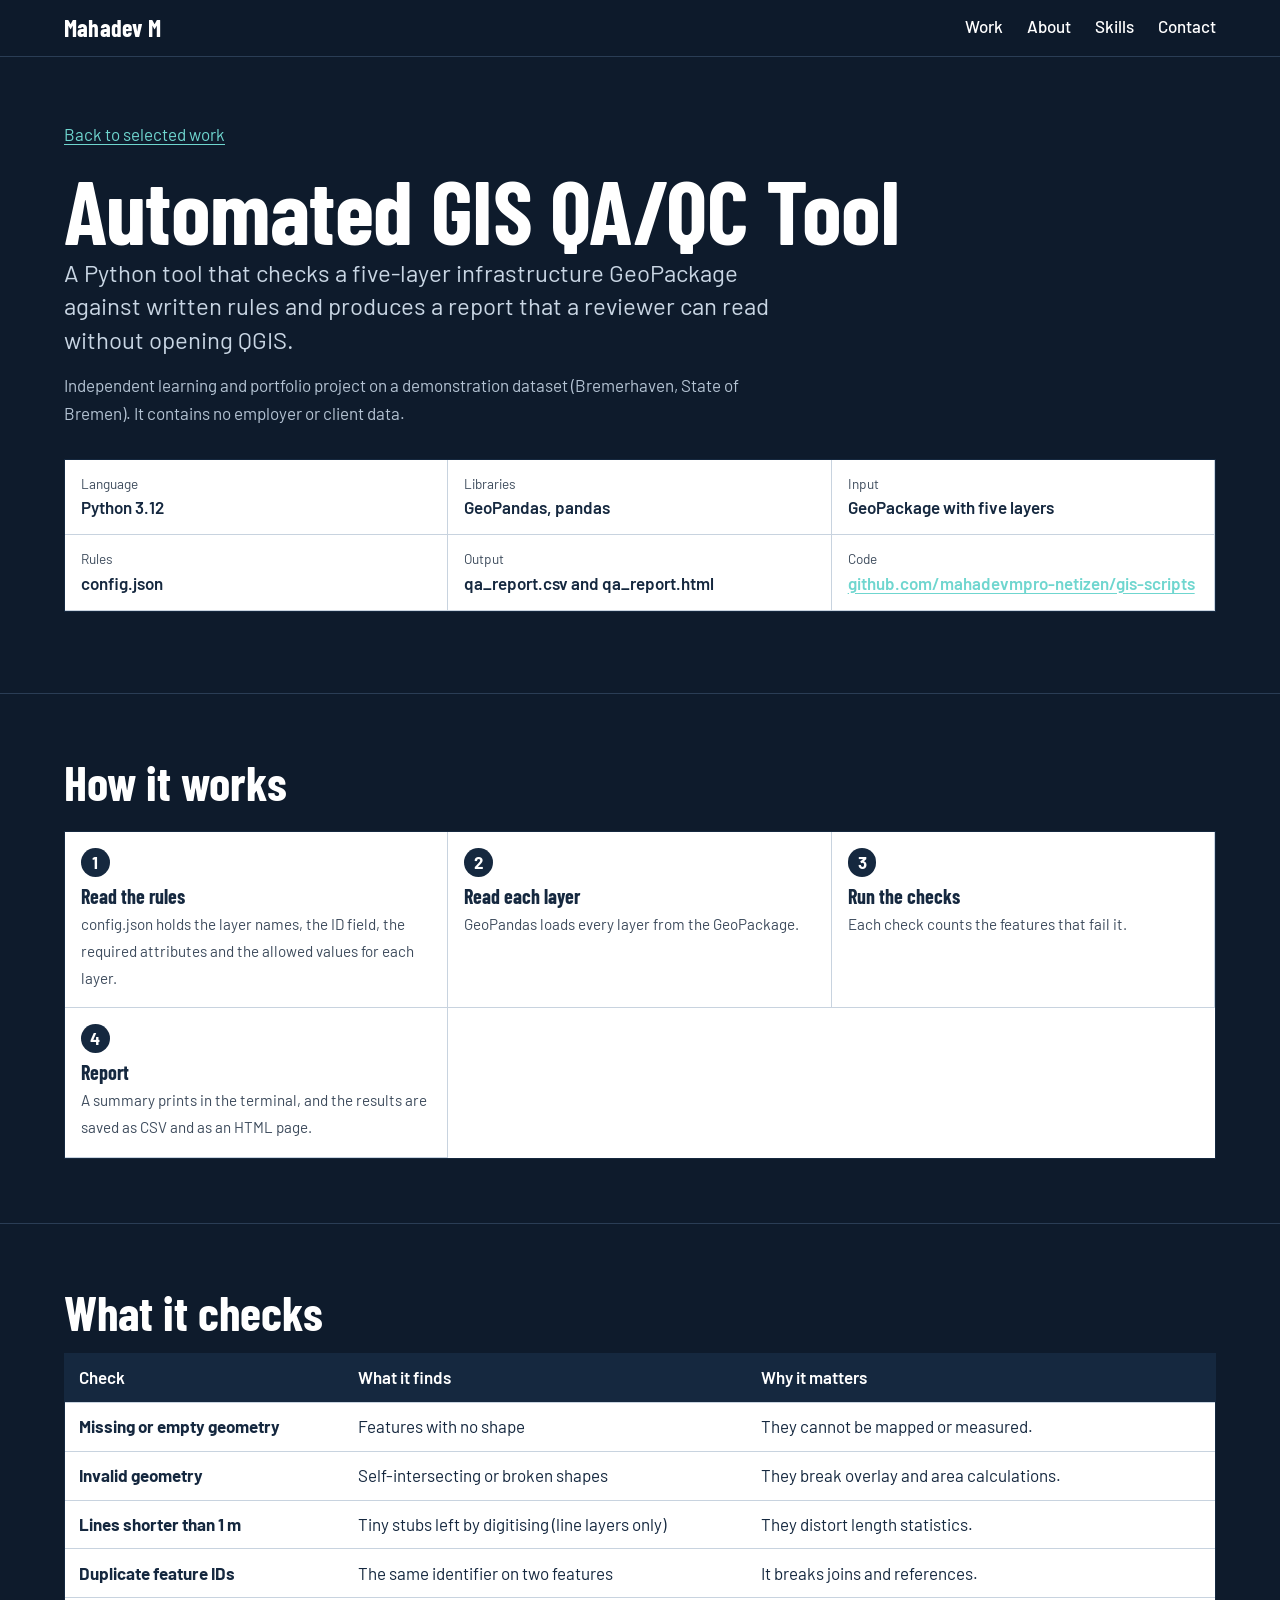
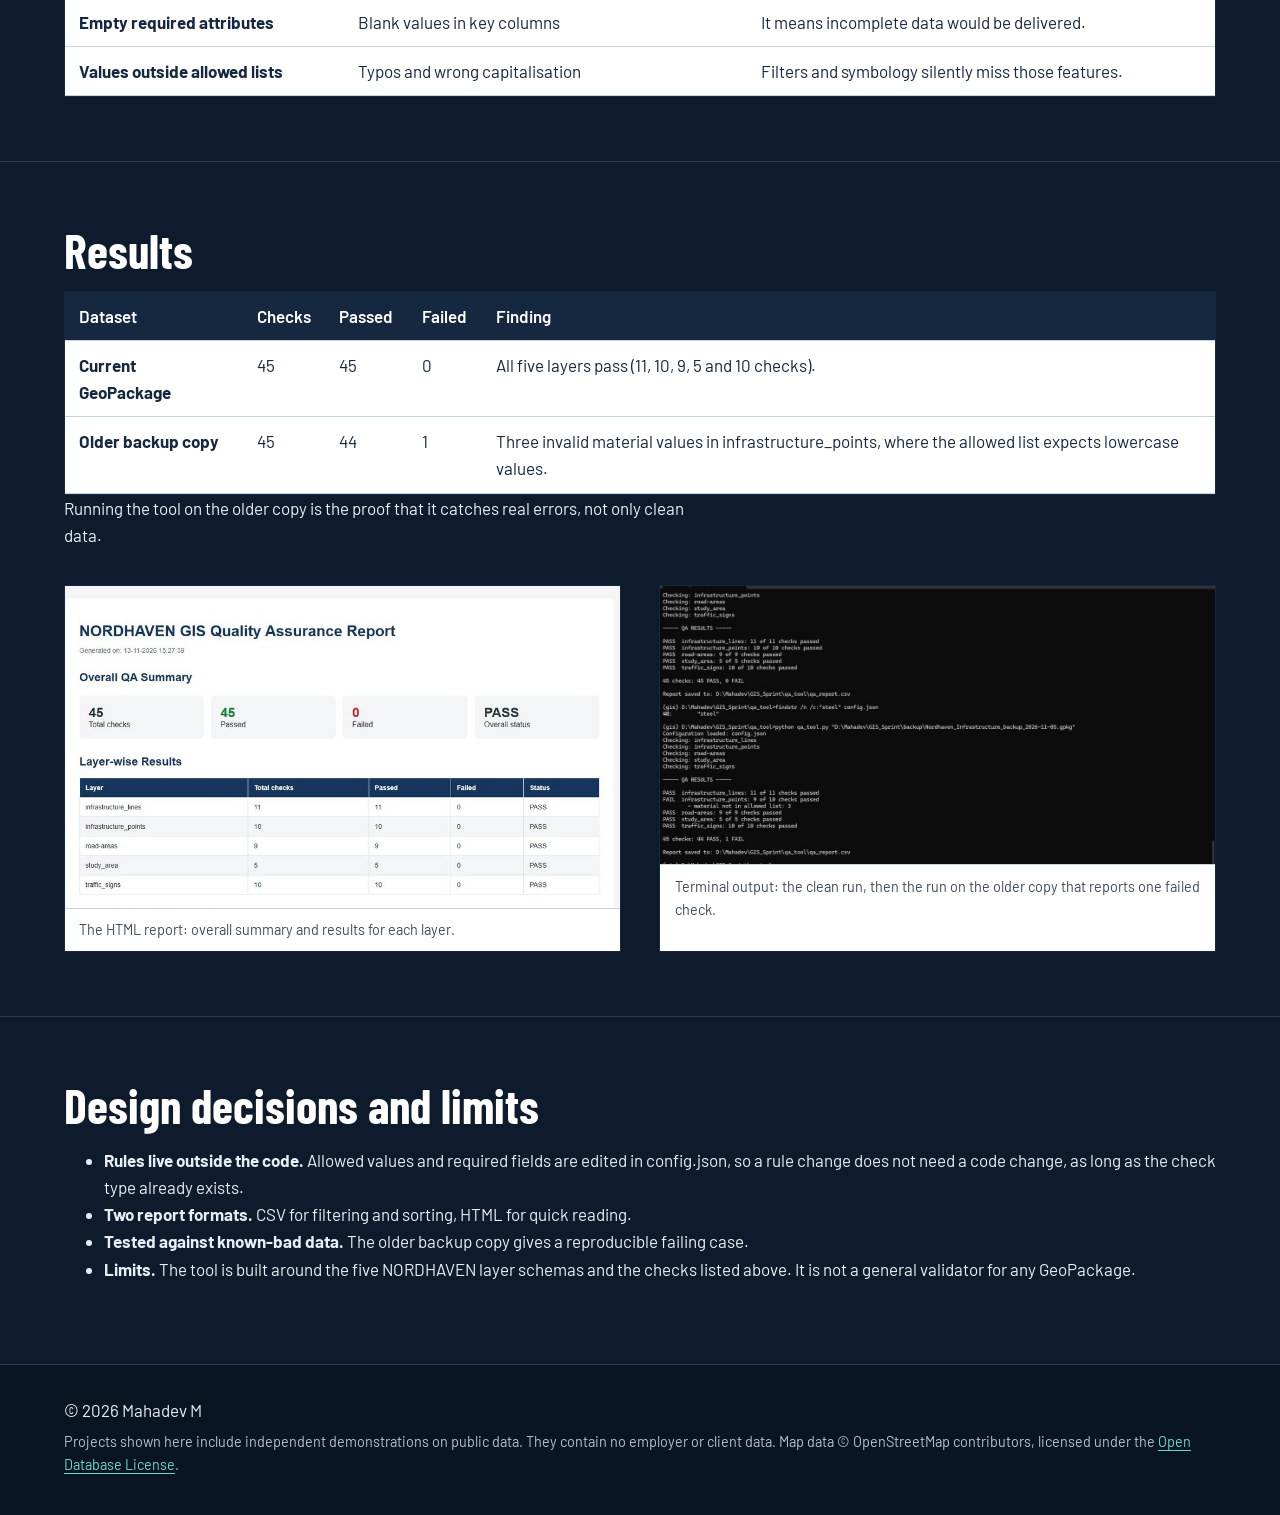
<file: qa-tool.html>
<!doctype html>
<html lang="en">
<head>
  <meta charset="utf-8">
  <meta name="viewport" content="width=device-width, initial-scale=1">
  <title>Automated GIS QA/QC Tool | Mahadev M</title>
  <meta name="description" content="Python tool that validates a five-layer GeoPackage with JSON-configured rules and produces CSV and HTML reports.">
  <meta property="og:type" content="website">
  <meta property="og:title" content="Mahadev M | Geospatial Portfolio">
  <meta property="og:description" content="Infrastructure mapping, spatial data engineering, GIS automation and terrain analysis.">
  <meta property="og:image" content="https://mahadevmpro-netizen.github.io/assets/img/og-nordhaven.png">
  <meta property="og:url" content="https://mahadevmpro-netizen.github.io/">
  <meta name="twitter:card" content="summary_large_image">
  <meta name="theme-color" content="#15283f">
  <link rel="icon" href="assets/img/favicon.svg" type="image/svg+xml">
  <link rel="preconnect" href="https://fonts.googleapis.com">
  <link rel="preconnect" href="https://fonts.gstatic.com" crossorigin>
  <link rel="stylesheet" href="https://fonts.googleapis.com/css2?family=Barlow:wght@400;500;600&family=Barlow+Condensed:wght@600;700&display=swap">
  <link rel="stylesheet" href="assets/css/style.css">
  <link rel="stylesheet" href="assets/css/extra.css">
</head>

<body>
  <a class="skip" href="#main">Skip to content</a>

  <header class="site-head">
    <div class="wrap">
      <a class="brand" href="index.html">Mahadev M</a>
      <nav class="nav" aria-label="Main">
        <a href="index.html#work">Work</a>
        <a href="index.html#about">About</a>
        <a href="index.html#skills">Skills</a>
        <a href="index.html#contact">Contact</a>
      </nav>
    </div>
  </header>

  <main id="main">

    <section aria-labelledby="t">
      <div class="wrap">
        <a class="back" href="index.html#work">Back to selected work</a>
        <h1 id="t">Automated GIS QA/QC Tool</h1>
        <p class="lede page-intro">A Python tool that checks a five-layer infrastructure GeoPackage against written rules and produces a report that a reviewer can read without opening QGIS.</p>
        <p class="muted page-intro">Independent learning and portfolio project on a demonstration dataset (Bremerhaven, State of Bremen). It contains no employer or client data.</p>
        <dl class="meta">
          <div><dt>Language</dt><dd>Python 3.12</dd></div>
          <div><dt>Libraries</dt><dd>GeoPandas, pandas</dd></div>
          <div><dt>Input</dt><dd>GeoPackage with five layers</dd></div>
          <div><dt>Rules</dt><dd>config.json</dd></div>
          <div><dt>Output</dt><dd>qa_report.csv and qa_report.html</dd></div>
          <div><dt>Code</dt><dd><a href="https://github.com/mahadevmpro-netizen/gis-scripts/tree/main/qa_tool">github.com/mahadevmpro-netizen/gis-scripts</a></dd></div>
        </dl>
      </div>
    </section>

    <section aria-labelledby="how">
      <div class="wrap">
        <h2 id="how">How it works</h2>
        <ol class="flow">
          <li><b>Read the rules</b><span>config.json holds the layer names, the ID field, the required attributes and the allowed values for each layer.</span></li>
          <li><b>Read each layer</b><span>GeoPandas loads every layer from the GeoPackage.</span></li>
          <li><b>Run the checks</b><span>Each check counts the features that fail it.</span></li>
          <li><b>Report</b><span>A summary prints in the terminal, and the results are saved as CSV and as an HTML page.</span></li>
        </ol>
      </div>
    </section>

    <section aria-labelledby="chk">
      <div class="wrap">
        <h2 id="chk">What it checks</h2>
        <div class="table-wrap">
          <table class="data">
            <thead><tr><th scope="col">Check</th><th scope="col">What it finds</th><th scope="col">Why it matters</th></tr></thead>
            <tbody>
              <tr><th scope="row">Missing or empty geometry</th><td>Features with no shape</td><td>They cannot be mapped or measured.</td></tr>
              <tr><th scope="row">Invalid geometry</th><td>Self-intersecting or broken shapes</td><td>They break overlay and area calculations.</td></tr>
              <tr><th scope="row">Lines shorter than 1 m</th><td>Tiny stubs left by digitising (line layers only)</td><td>They distort length statistics.</td></tr>
              <tr><th scope="row">Duplicate feature IDs</th><td>The same identifier on two features</td><td>It breaks joins and references.</td></tr>
              <tr><th scope="row">Empty required attributes</th><td>Blank values in key columns</td><td>It means incomplete data would be delivered.</td></tr>
              <tr><th scope="row">Values outside allowed lists</th><td>Typos and wrong capitalisation</td><td>Filters and symbology silently miss those features.</td></tr>
            </tbody>
          </table>
        </div>
      </div>
    </section>

    <section aria-labelledby="res">
      <div class="wrap">
        <h2 id="res">Results</h2>
        <div class="table-wrap">
          <table class="data">
            <thead><tr><th scope="col">Dataset</th><th scope="col">Checks</th><th scope="col">Passed</th><th scope="col">Failed</th><th scope="col">Finding</th></tr></thead>
            <tbody>
              <tr><th scope="row">Current GeoPackage</th><td>45</td><td>45</td><td>0</td><td>All five layers pass (11, 10, 9, 5 and 10 checks).</td></tr>
              <tr><th scope="row">Older backup copy</th><td>45</td><td>44</td><td>1</td><td>Three invalid material values in infrastructure_points, where the allowed list expects lowercase values.</td></tr>
            </tbody>
          </table>
        </div>
        <p>Running the tool on the older copy is the proof that it catches real errors, not only clean data.</p>
        <div class="shots">
          <figure class="shot"><img src="assets/img/qa-report-crop.jpg" width="940" height="545" alt="HTML quality assurance report with an overall summary of 45 checks and a layer-wise results table." loading="lazy"><figcaption class="caption">The HTML report: overall summary and results for each layer.</figcaption></figure>
          <figure class="shot"><img src="assets/img/qa-terminal-crop.jpg" width="1280" height="642" alt="Terminal output showing a clean run with 45 passes and a run on the older copy with one failure." loading="lazy"><figcaption class="caption">Terminal output: the clean run, then the run on the older copy that reports one failed check.</figcaption></figure>
        </div>
      </div>
    </section>

    <section aria-labelledby="dec">
      <div class="wrap">
        <h2 id="dec">Design decisions and limits</h2>
        <ul>
          <li><b>Rules live outside the code.</b> Allowed values and required fields are edited in config.json, so a rule change does not need a code change, as long as the check type already exists.</li>
          <li><b>Two report formats.</b> CSV for filtering and sorting, HTML for quick reading.</li>
          <li><b>Tested against known-bad data.</b> The older backup copy gives a reproducible failing case.</li>
          <li><b>Limits.</b> The tool is built around the five NORDHAVEN layer schemas and the checks listed above. It is not a general validator for any GeoPackage.</li>
        </ul>
      </div>
    </section>

  </main>

  <footer class="site-foot">
    <div class="wrap">
      <p>&copy; 2026 Mahadev M</p>
      <p class="caption">
        Projects shown here include independent demonstrations on
        public data. They contain no employer or client data.
        Map data &copy; OpenStreetMap contributors, licensed under
        the <a href="https://www.openstreetmap.org/copyright">
        Open Database License</a>.
      </p>
    </div>
  </footer>

</body>
</html>
</file>
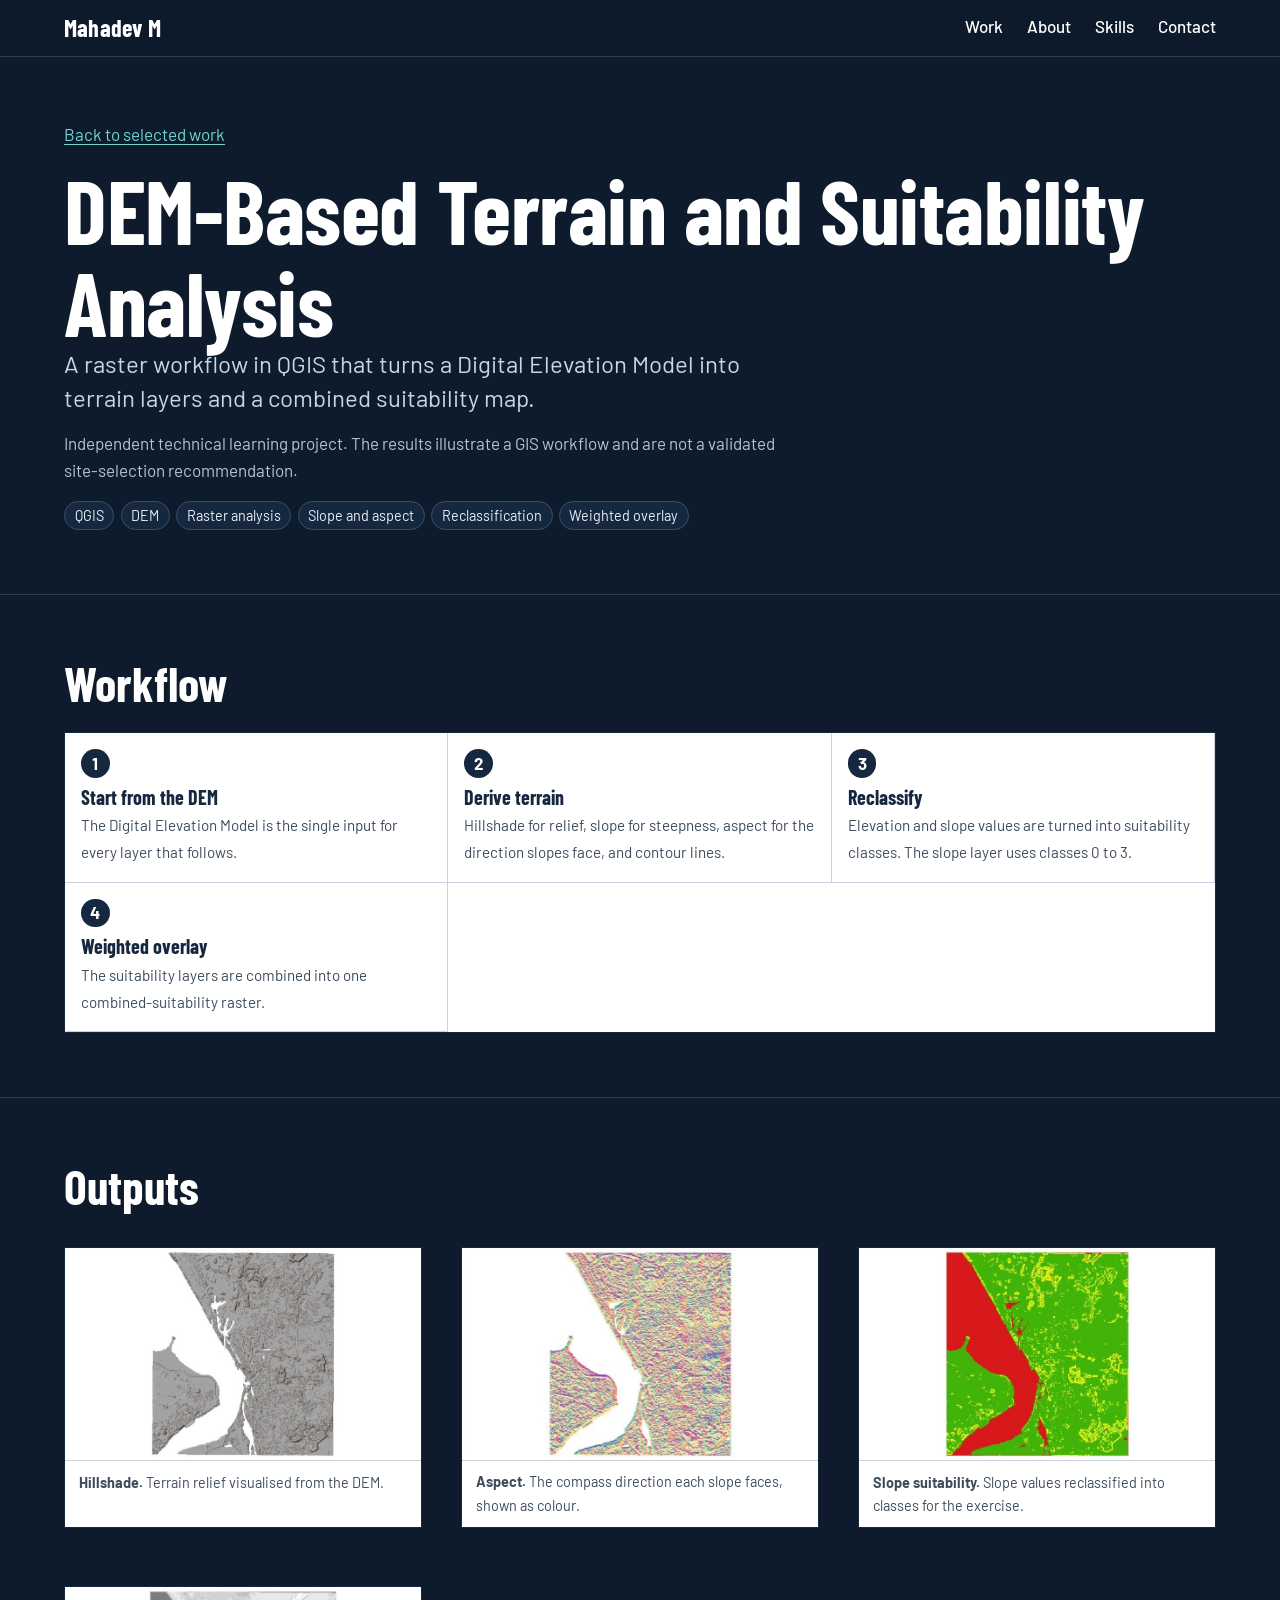
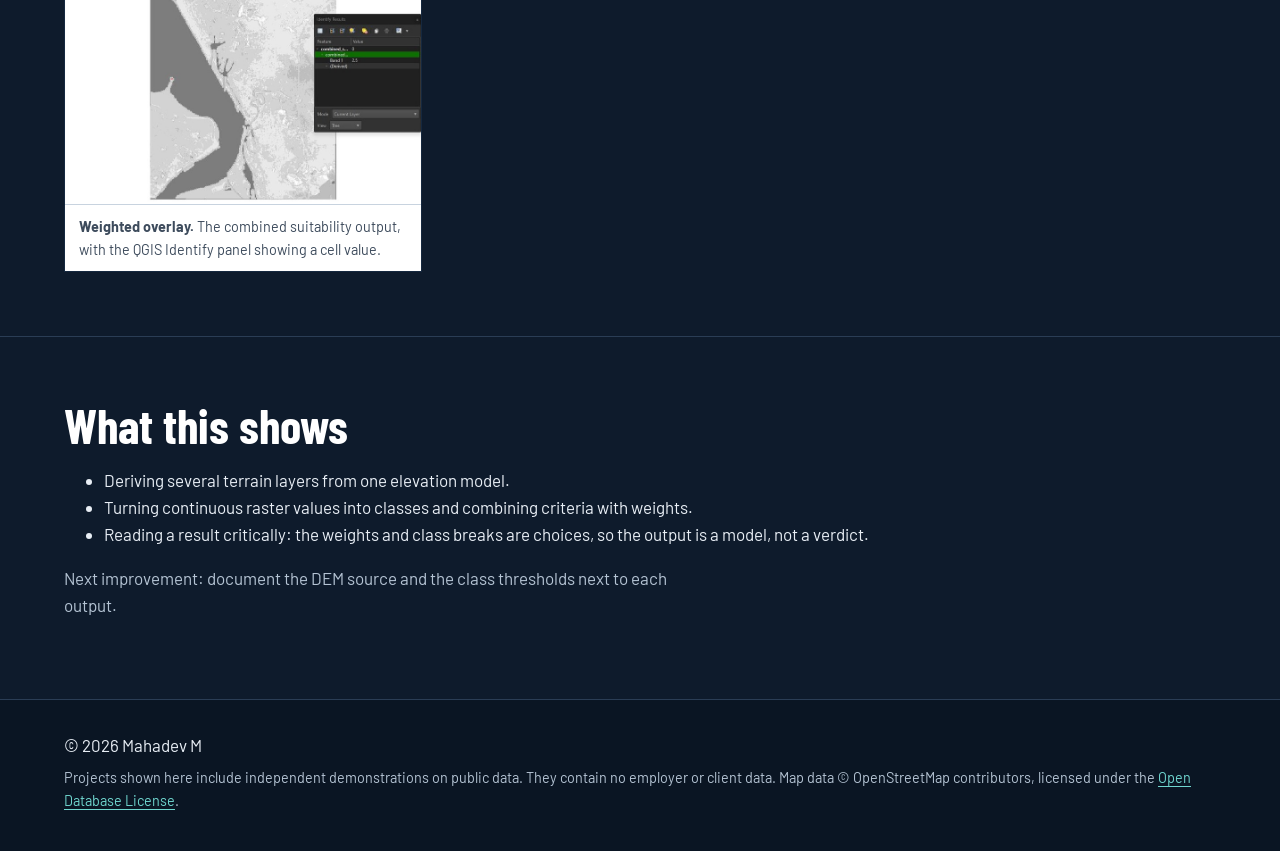
<file: terrain.html>
<!doctype html>
<html lang="en">
<head>
  <meta charset="utf-8">
  <meta name="viewport" content="width=device-width, initial-scale=1">
  <title>DEM-Based Terrain and Suitability Analysis | Mahadev M</title>
  <meta name="description" content="Raster workflow in QGIS: hillshade, slope, aspect, contours, reclassification and a weighted overlay from a DEM.">
  <meta property="og:type" content="website">
  <meta property="og:title" content="Mahadev M | Geospatial Portfolio">
  <meta property="og:description" content="Infrastructure mapping, spatial data engineering, GIS automation and terrain analysis.">
  <meta property="og:image" content="https://mahadevmpro-netizen.github.io/assets/img/og-nordhaven.png">
  <meta property="og:url" content="https://mahadevmpro-netizen.github.io/">
  <meta name="twitter:card" content="summary_large_image">
  <meta name="theme-color" content="#15283f">
  <link rel="icon" href="assets/img/favicon.svg" type="image/svg+xml">
  <link rel="preconnect" href="https://fonts.googleapis.com">
  <link rel="preconnect" href="https://fonts.gstatic.com" crossorigin>
  <link rel="stylesheet" href="https://fonts.googleapis.com/css2?family=Barlow:wght@400;500;600&family=Barlow+Condensed:wght@600;700&display=swap">
  <link rel="stylesheet" href="assets/css/style.css">
  <link rel="stylesheet" href="assets/css/extra.css">
</head>

<body>
  <a class="skip" href="#main">Skip to content</a>

  <header class="site-head">
    <div class="wrap">
      <a class="brand" href="index.html">Mahadev M</a>
      <nav class="nav" aria-label="Main">
        <a href="index.html#work">Work</a>
        <a href="index.html#about">About</a>
        <a href="index.html#skills">Skills</a>
        <a href="index.html#contact">Contact</a>
      </nav>
    </div>
  </header>

  <main id="main">

    <section aria-labelledby="t">
      <div class="wrap">
        <a class="back" href="index.html#work">Back to selected work</a>
        <h1 id="t">DEM-Based Terrain and Suitability Analysis</h1>
        <p class="lede page-intro">A raster workflow in QGIS that turns a Digital Elevation Model into terrain layers and a combined suitability map.</p>
        <p class="muted page-intro">Independent technical learning project. The results illustrate a GIS workflow and are not a validated site-selection recommendation.</p>
        <ul class="tags" aria-label="Tools and topics"><li>QGIS</li><li>DEM</li><li>Raster analysis</li><li>Slope and aspect</li><li>Reclassification</li><li>Weighted overlay</li></ul>
      </div>
    </section>

    <section aria-labelledby="wf">
      <div class="wrap">
        <h2 id="wf">Workflow</h2>
        <ol class="flow">
          <li><b>Start from the DEM</b><span>The Digital Elevation Model is the single input for every layer that follows.</span></li>
          <li><b>Derive terrain</b><span>Hillshade for relief, slope for steepness, aspect for the direction slopes face, and contour lines.</span></li>
          <li><b>Reclassify</b><span>Elevation and slope values are turned into suitability classes. The slope layer uses classes 0 to 3.</span></li>
          <li><b>Weighted overlay</b><span>The suitability layers are combined into one combined-suitability raster.</span></li>
        </ol>
      </div>
    </section>

    <section aria-labelledby="out">
      <div class="wrap">
        <h2 id="out">Outputs</h2>
        <div class="shots">
          <figure class="shot"><img src="assets/img/t-hillshade.jpg" width="815" height="486" alt="Hillshade raster generated from the digital elevation model." loading="lazy"><figcaption class="caption"><b>Hillshade.</b> Terrain relief visualised from the DEM.</figcaption></figure>
          <figure class="shot"><img src="assets/img/t-aspect.jpg" width="814" height="484" alt="Aspect raster showing the direction that terrain slopes face." loading="lazy"><figcaption class="caption"><b>Aspect.</b> The compass direction each slope faces, shown as colour.</figcaption></figure>
          <figure class="shot"><img src="assets/img/t-slope.jpg" width="814" height="485" alt="Reclassified slope suitability raster in red, green and yellow classes." loading="lazy"><figcaption class="caption"><b>Slope suitability.</b> Slope values reclassified into classes for the exercise.</figcaption></figure>
          <figure class="shot"><img src="assets/img/t-overlay.jpg" width="797" height="486" alt="Weighted overlay raster combining the suitability criteria, with a QGIS identify panel open." loading="lazy"><figcaption class="caption"><b>Weighted overlay.</b> The combined suitability output, with the QGIS Identify panel showing a cell value.</figcaption></figure>
        </div>
      </div>
    </section>

    <section aria-labelledby="skl">
      <div class="wrap">
        <h2 id="skl">What this shows</h2>
        <ul>
          <li>Deriving several terrain layers from one elevation model.</li>
          <li>Turning continuous raster values into classes and combining criteria with weights.</li>
          <li>Reading a result critically: the weights and class breaks are choices, so the output is a model, not a verdict.</li>
        </ul>
        <p class="muted">Next improvement: document the DEM source and the class thresholds next to each output.</p>
      </div>
    </section>

  </main>

  <footer class="site-foot">
    <div class="wrap">
      <p>&copy; 2026 Mahadev M</p>
      <p class="caption">
        Projects shown here include independent demonstrations on
        public data. They contain no employer or client data.
        Map data &copy; OpenStreetMap contributors, licensed under
        the <a href="https://www.openstreetmap.org/copyright">
        Open Database License</a>.
      </p>
    </div>
  </footer>

</body>
</html>
</file>
<file: assets/css/style.css>
/* Mahadev M — portfolio. Survey-sheet look: pale sheet, navy ink, teal linework. */
:root {
  --ink: #15283f;
  --ink-soft: #3d4b5c;
  --teal: #36a6a0;
  --teal-text: #1d716c;
  --sheet: #f3f5f8;
  --paper: #ffffff;
  --road: #e4dadf;
  --rule: #c8d3df;
  --amber-bg: #fbf1dc;
  --amber-text: #7a4e08;
  --head: "Barlow Condensed", "Bahnschrift", "DIN Alternate", "Arial Narrow", "Roboto Condensed", system-ui, sans-serif;
  --body: "Barlow", system-ui, -apple-system, "Segoe UI", Roboto, Arial, sans-serif;
  --wrap: 72rem;
  --gap: clamp(1.25rem, 3vw, 2.5rem);
}
*, *::before, *::after { box-sizing: border-box; }
[hidden] { display: none !important; }
html { color-scheme: light; scroll-padding-top: 4.5rem; }
body {
  margin: 0; background: var(--sheet); color: var(--ink);
  font: 400 1.0625rem/1.6 var(--body);
  -webkit-font-smoothing: antialiased;
}
img { max-width: 100%; height: auto; display: block; }
a { color: var(--teal-text); text-underline-offset: 0.18em; }
a:hover { color: var(--ink); }
:focus-visible { outline: 3px solid var(--teal); outline-offset: 3px; }
.skip { position: absolute; left: -999px; top: 0; background: var(--ink); color: #fff; padding: .6rem 1rem; z-index: 50; }
.skip:focus { left: 0; }
.wrap { width: min(100% - 2 * var(--gap), var(--wrap)); margin-inline: auto; }

/* header */
.site-head { position: sticky; top: 0; z-index: 20; background: rgba(243,245,248,.96); border-bottom: 1px solid var(--rule); }
.site-head .wrap { display: flex; align-items: center; justify-content: space-between; min-height: 3.5rem; gap: 1rem; }
.brand { white-space: nowrap; font: 700 1.5rem/1 var(--head); color: var(--ink); text-decoration: none; letter-spacing: .01em; }
.nav { display: flex; gap: 1.5rem; flex-wrap: wrap; }
.nav a { color: var(--ink); text-decoration: none; font-weight: 500; padding: .25rem 0; border-bottom: 2px solid transparent; }
.nav a:hover, .nav a[aria-current="page"] { border-bottom-color: var(--teal); }

/* type */
h1, h2, h3 { font-family: var(--head); font-weight: 700; line-height: 1.02; margin: 0; color: var(--ink); }
h1 { font-size: clamp(2.8rem, 7vw, 5.75rem); letter-spacing: -.005em; }
h2 { font-size: clamp(2rem, 4.2vw, 3rem); margin-bottom: 1rem; }
h3 { font-size: 1.55rem; line-height: 1.1; margin-bottom: .4rem; }
p { margin: 0 0 1rem; max-width: 62ch; }
.lede { font-size: clamp(1.2rem, 2.2vw, 1.5rem); line-height: 1.4; color: var(--ink-soft); max-width: 40ch; }
.muted { color: var(--ink-soft); }
small, .caption { font-size: .9rem; color: var(--ink-soft); }

/* buttons */
.btn { display: inline-block; padding: .7rem 1.2rem; border: 2px solid var(--ink); background: var(--ink); color: #fff; text-decoration: none; font-weight: 600; border-radius: 3px; }
.btn:hover { background: var(--teal-text); border-color: var(--teal-text); color: #fff; }
.btn.alt { background: transparent; color: var(--ink); }
.btn.alt:hover { background: var(--ink); color: #fff; border-color: var(--ink); }
.btn-row { display: flex; flex-wrap: wrap; gap: .75rem; margin-top: 1.5rem; }

/* hero with survey grid */
.hero { position: relative; padding-block: clamp(2.5rem, 6vw, 5rem); border-bottom: 1px solid var(--rule);
  background-image: linear-gradient(var(--rule) 1px, transparent 1px), linear-gradient(90deg, var(--rule) 1px, transparent 1px);
  background-size: 3rem 3rem; background-position: -1px -1px; }
.hero::before { content: ""; position: absolute; inset: 0; background: linear-gradient(90deg, var(--sheet) 0%, rgba(243,245,248,.88) 45%, rgba(243,245,248,.55) 100%); pointer-events: none; }
.hero .wrap { position: relative; display: grid; grid-template-columns: minmax(0, 1fr) minmax(0, 1.05fr); gap: var(--gap); align-items: center; }
.hero h1 { margin-bottom: 1rem; }
.sheet { margin: 0; position: relative; background: var(--paper); padding: .6rem; border: 1px solid var(--ink); }
.sheet::before, .sheet::after { content: ""; position: absolute; width: 1.2rem; height: 1.2rem; border: 2px solid var(--teal); }
.sheet::before { top: -.55rem; left: -.55rem; border-right: 0; border-bottom: 0; }
.sheet::after { bottom: -.55rem; right: -.55rem; border-left: 0; border-top: 0; }
.sheet figcaption { padding: .5rem .2rem 0; }

/* sections */
section { padding-block: clamp(2.5rem, 5vw, 4.5rem); }
section + section { border-top: 1px solid var(--rule); }
.split { display: grid; grid-template-columns: minmax(0, 1fr) minmax(0, 2fr); gap: var(--gap); }
.split > h2 { margin-bottom: 0; }

/* project index rows */
.proj { display: grid; grid-template-columns: minmax(0, 18rem) minmax(0, 1fr); gap: var(--gap); align-items: start; padding: 1.5rem 0; border-top: 1px solid var(--ink); }
.proj:last-child { border-bottom: 1px solid var(--ink); }
.proj img { border: 1px solid var(--rule); }
.proj h3 a { color: var(--ink); text-decoration: none; }
.proj h3 a:hover { color: var(--teal-text); text-decoration: underline; }
.tags { display: flex; flex-wrap: wrap; gap: .4rem; list-style: none; padding: 0; margin: .8rem 0 0; }
.tags li { border: 1px solid var(--rule); background: var(--paper); padding: .15rem .6rem; font-size: .9rem; border-radius: 99px; }

/* skills as a ruled table */
.skills { width: 100%; border-collapse: collapse; }
.skills th, .skills td { text-align: left; vertical-align: top; padding: .8rem 1rem .8rem 0; border-top: 1px solid var(--rule); }
.skills th { width: 11rem; font-family: var(--head); font-size: 1.3rem; font-weight: 700; }

/* case study */
.meta { display: grid; grid-template-columns: repeat(auto-fit, minmax(min(100%, 22rem), 1fr)); gap: 0; border: 1px solid var(--ink); background: var(--paper); margin-top: 2rem; }
.meta div { padding: .8rem 1rem; border-right: 1px solid var(--rule); border-bottom: 1px solid var(--rule); }
.meta dt { font-size: .85rem; color: var(--ink-soft); }
.meta dd { margin: 0; font-weight: 600; overflow-wrap: anywhere; }
.note { background: var(--amber-bg); border: 1px solid #e3c98d; color: var(--amber-text); padding: 1rem 1.2rem; border-radius: 3px; max-width: 70ch; }
.note strong { color: inherit; }
.flow { list-style: none; counter-reset: s; display: grid; grid-template-columns: repeat(auto-fit, minmax(min(100%, 22rem), 1fr)); gap: 0; padding: 0; margin: 1.5rem 0 0; border: 1px solid var(--ink); background: var(--paper); }
.flow li { counter-increment: s; padding: 1rem; border-right: 1px solid var(--rule); border-bottom: 1px solid var(--rule); position: relative; }
.flow li::before { content: counter(s); display: grid; place-items: center; width: 1.8rem; height: 1.8rem; border-radius: 50%; background: var(--ink); color: #fff; font-weight: 700; margin-bottom: .5rem; }
.flow li.ref::before { background: #8a96a6; }
.flow b { display: block; font-family: var(--head); font-size: 1.25rem; line-height: 1.1; margin-bottom: .2rem; }
.flow span { font-size: .95rem; color: var(--ink-soft); }
.table-wrap { overflow-x: auto; background: var(--paper); border: 1px solid var(--ink); }
table.data { border-collapse: collapse; width: 100%; min-width: 34rem; }
table.data th, table.data td { text-align: left; vertical-align: top; padding: .65rem .9rem; border-bottom: 1px solid var(--rule); }
table.data thead th { background: var(--ink); color: #fff; font-weight: 600; }
table.data code, code { font-family: ui-monospace, "Cascadia Code", Consolas, monospace; font-size: .92em; overflow-wrap: anywhere; }
.feat { display: grid; grid-template-columns: repeat(auto-fit, minmax(15rem, 1fr)); gap: var(--gap); margin-top: 1.5rem; }
.feat figure { margin: 0; background: var(--paper); border: 1px solid var(--ink); }
.feat figcaption { padding: .9rem 1rem 1.1rem; }
.feat .geom { display: inline-block; font-weight: 600; font-size: .9rem; border: 1px solid var(--teal-text); color: var(--teal-text); padding: .05rem .5rem; border-radius: 99px; margin-bottom: .4rem; }
.feat .geom.warn { border-color: #b7791f; color: var(--amber-text); background: var(--amber-bg); }
.zoom img { width: 100%; }
.zoom { display: block; width: 100%; padding: 0; border: 0; background: none; cursor: zoom-in; }
.shot { margin: 1.25rem 0 0; background: var(--paper); border: 1px solid var(--ink); }
.shot figcaption { padding: .6rem .9rem; border-top: 1px solid var(--rule); }
.shots { display: grid; grid-template-columns: repeat(auto-fit, minmax(22rem, 1fr)); gap: var(--gap); }
.stack { display: grid; gap: var(--gap); max-width: 62rem; }
.stack .shot { margin: 0; }
.tree { font-family: ui-monospace, "Cascadia Code", Consolas, monospace; font-size: .95rem; background: var(--paper); border: 1px solid var(--ink); padding: 1rem 1.2rem; list-style: none; margin: 0; }
.tree ul { list-style: none; margin: .3rem 0 0 .5rem; padding: .2rem 0 0 1rem; border-left: 1px solid var(--teal); }
.tree li { padding: .12rem 0; }
.tree i { font-style: normal; color: var(--ink-soft); }
.results { display: grid; grid-template-columns: repeat(auto-fit, minmax(15rem, 1fr)); gap: var(--gap); margin-top: 1.5rem; }
.results > div { background: var(--paper); border: 1px solid var(--ink); padding: 1.2rem; }
.big { font: 700 4rem/1 var(--head); color: var(--teal-text); }
.cols { columns: 2 16rem; column-gap: var(--gap); padding-left: 1.2rem; margin: .5rem 0 0; }
.dl { list-style: none; padding: 0; margin: 1rem 0 0; border-top: 1px solid var(--ink); }
.dl li { display: flex; flex-wrap: wrap; justify-content: space-between; gap: .5rem 1rem; padding: .8rem 0; border-bottom: 1px solid var(--rule); }
.dl a { font-weight: 600; }
.future { border: 1px dashed var(--ink-soft); background: transparent; padding: 1rem 1.2rem; max-width: 70ch; }
.future ul { margin: .5rem 0 0; padding-left: 1.2rem; }

/* footer */
.site-foot { border-top: 1px solid var(--ink); padding-block: 2rem; background: var(--paper); }
.site-foot p { max-width: none; margin-bottom: .4rem; }

/* lightbox */
dialog.lb { border: 0; padding: 0; background: transparent; max-width: 96vw; max-height: 96vh; }
dialog.lb::backdrop { background: rgba(21,40,63,.88); }
dialog.lb img { max-width: 96vw; max-height: 86vh; background: #fff; margin: 0 auto; }
dialog.lb p { color: #fff; text-align: center; margin: .6rem auto 0; }
dialog.lb button { position: absolute; top: .5rem; right: .5rem; background: #fff; color: var(--ink); border: 0; padding: .5rem .9rem; font-weight: 600; cursor: pointer; border-radius: 3px; }

@media (max-width: 52rem) {
  .site-head .wrap { flex-wrap: wrap; padding-block: .4rem; row-gap: .1rem; }
  .nav { gap: 1.1rem; font-size: .95rem; }
  .proj img { width: 100%; max-height: 13rem; object-fit: cover; }
  .hero .wrap, .split, .proj { grid-template-columns: minmax(0, 1fr); }
  .hero::before { background: rgba(243,245,248,.8); }
  .skills th { width: auto; display: block; padding-bottom: 0; border-bottom: 0; }
  .skills td { display: block; border-top: 0; padding-top: .2rem; }
  .skills tr { display: block; border-top: 1px solid var(--rule); padding-block: .6rem; }
  .skills th, .skills td { border-top: 0; }
}
@media (prefers-reduced-motion: reduce) { * { scroll-behavior: auto !important; } }
@media print { .site-head, .btn-row { display: none; } body { background: #fff; } }

/* ===== Dark theme =====
   Page background and the text that sits directly on it.
   White panels (map frame, tables, cards, screenshots) keep their light look. */
:root { --page: #0e1b2c; --page-edge: #2a3d55; --on-dark: #e8eef5; --on-dark-soft: #b4c3d3; --link-dark: #6fd6cf; }
html { color-scheme: dark; }
body { background: var(--page); color: var(--on-dark); }
a { color: var(--link-dark); }
a:hover { color: #fff; }

/* header and footer */
.site-head { background: rgba(14, 27, 44, .96); border-bottom-color: var(--page-edge); }
.brand, .nav a { color: #fff; }
.site-foot { background: #0a1523; border-top-color: var(--page-edge); }

/* headings and text on the page */
h1, h2, h3 { color: #fff; }
.lede { color: #c9d6e4; }
.muted, .caption, small { color: var(--on-dark-soft); }
section + section { border-top-color: var(--page-edge); }

/* buttons */
.btn { background: var(--teal); border-color: var(--teal); color: #0e1b2c; }
.btn:hover { background: #fff; border-color: #fff; color: #0e1b2c; }
.btn.alt { background: transparent; border-color: #8fa3b8; color: #fff; }
.btn.alt:hover { background: #fff; border-color: #fff; color: #0e1b2c; }

/* hero grid */
.hero { border-bottom-color: var(--page-edge);
  background-image: linear-gradient(rgba(255,255,255,.06) 1px, transparent 1px), linear-gradient(90deg, rgba(255,255,255,.06) 1px, transparent 1px); }
.hero::before { background: linear-gradient(90deg, #0e1b2c 0%, rgba(14,27,44,.88) 45%, rgba(14,27,44,.55) 100%); }

/* project row, tags, skills, downloads */
.proj { border-top-color: #5b7390; }
.proj:last-child { border-bottom-color: #5b7390; }
.proj img { border-color: var(--page-edge); }
.proj h3 a { color: #fff; }
.proj h3 a:hover { color: var(--link-dark); }
.tags li { background: #16283f; border-color: #35506e; color: var(--on-dark); }
.skills th, .skills td { border-top-color: var(--page-edge); }
.skills th { color: #fff; }
.skills tr { border-top-color: var(--page-edge); }
.dl { border-top-color: #5b7390; }
.dl li { border-bottom-color: var(--page-edge); }
.future { border-color: #6f86a0; }

/* light panels keep dark text */
.sheet, .meta, .flow, .table-wrap, .feat figure, .shot, .tree, .results > div { color: var(--ink); }
.feat h3, .results h3 { color: var(--ink); }
.sheet .caption, .shot .caption, .feat figcaption p { color: var(--ink-soft); }
.sheet a, .shot a, .table-wrap a { color: var(--teal-text); }
@media (max-width: 52rem) { .hero::before { background: rgba(14, 27, 44, .82); } }

/* ===== Portfolio project layout fixes ===== */
/* Projects without thumbnail images should use the full available width. */
.proj.proj-wide {
  grid-template-columns: minmax(0, 1fr);
}

.proj.proj-wide > div {
  grid-column: 1 / -1;
}

/* Keep anchor-linked sections clear of the sticky navigation. */
section[id] {
  scroll-margin-top: 90px;
}

/* Give text-only project descriptions more room than ordinary body copy. */
.proj.proj-wide p {
  max-width: 85ch;
}
</file>
<file: assets/css/extra.css>
/* Additions: at-a-glance band, experience timeline, skills matrix, project pages */
.facts-band { padding-block: 1.75rem; border-bottom: 1px solid #26405c; }
.facts { list-style: none; margin: 0; padding: 0; display: grid; grid-template-columns: repeat(auto-fit, minmax(14rem, 1fr)); gap: var(--gap); }
.facts b { display: block; font: 700 2.1rem/1.1 var(--head); color: #7fd1cb; }
.facts span { display: block; font-size: .98rem; color: #a9b9cc; max-width: 22rem; }
.xp { list-style: none; margin: 0; padding: 0; }
.xp > li { display: grid; grid-template-columns: 10rem 1fr; gap: .5rem 2rem; padding: 1.1rem 0; border-top: 1px solid #26405c; }
.xp > li:first-child { border-top: 0; padding-top: 0; }
.xp time { font: 600 1.15rem/1.3 var(--head); color: #7fd1cb; }
.xp h3 { margin: 0 0 .15rem; }
.xp p { margin: 0 0 .3rem; }
.xp ul { margin: .4rem 0 0; padding-left: 1.15rem; }
.xp li li { margin-bottom: .25rem; }
.lvl { white-space: nowrap; font-weight: 600; }
.page-intro { max-width: 46rem; }
.back { display: inline-block; margin-bottom: 1rem; }
.proj-link { margin-top: .5rem; }
@media (max-width: 52rem) { .xp > li { grid-template-columns: 1fr; } }
</file>
